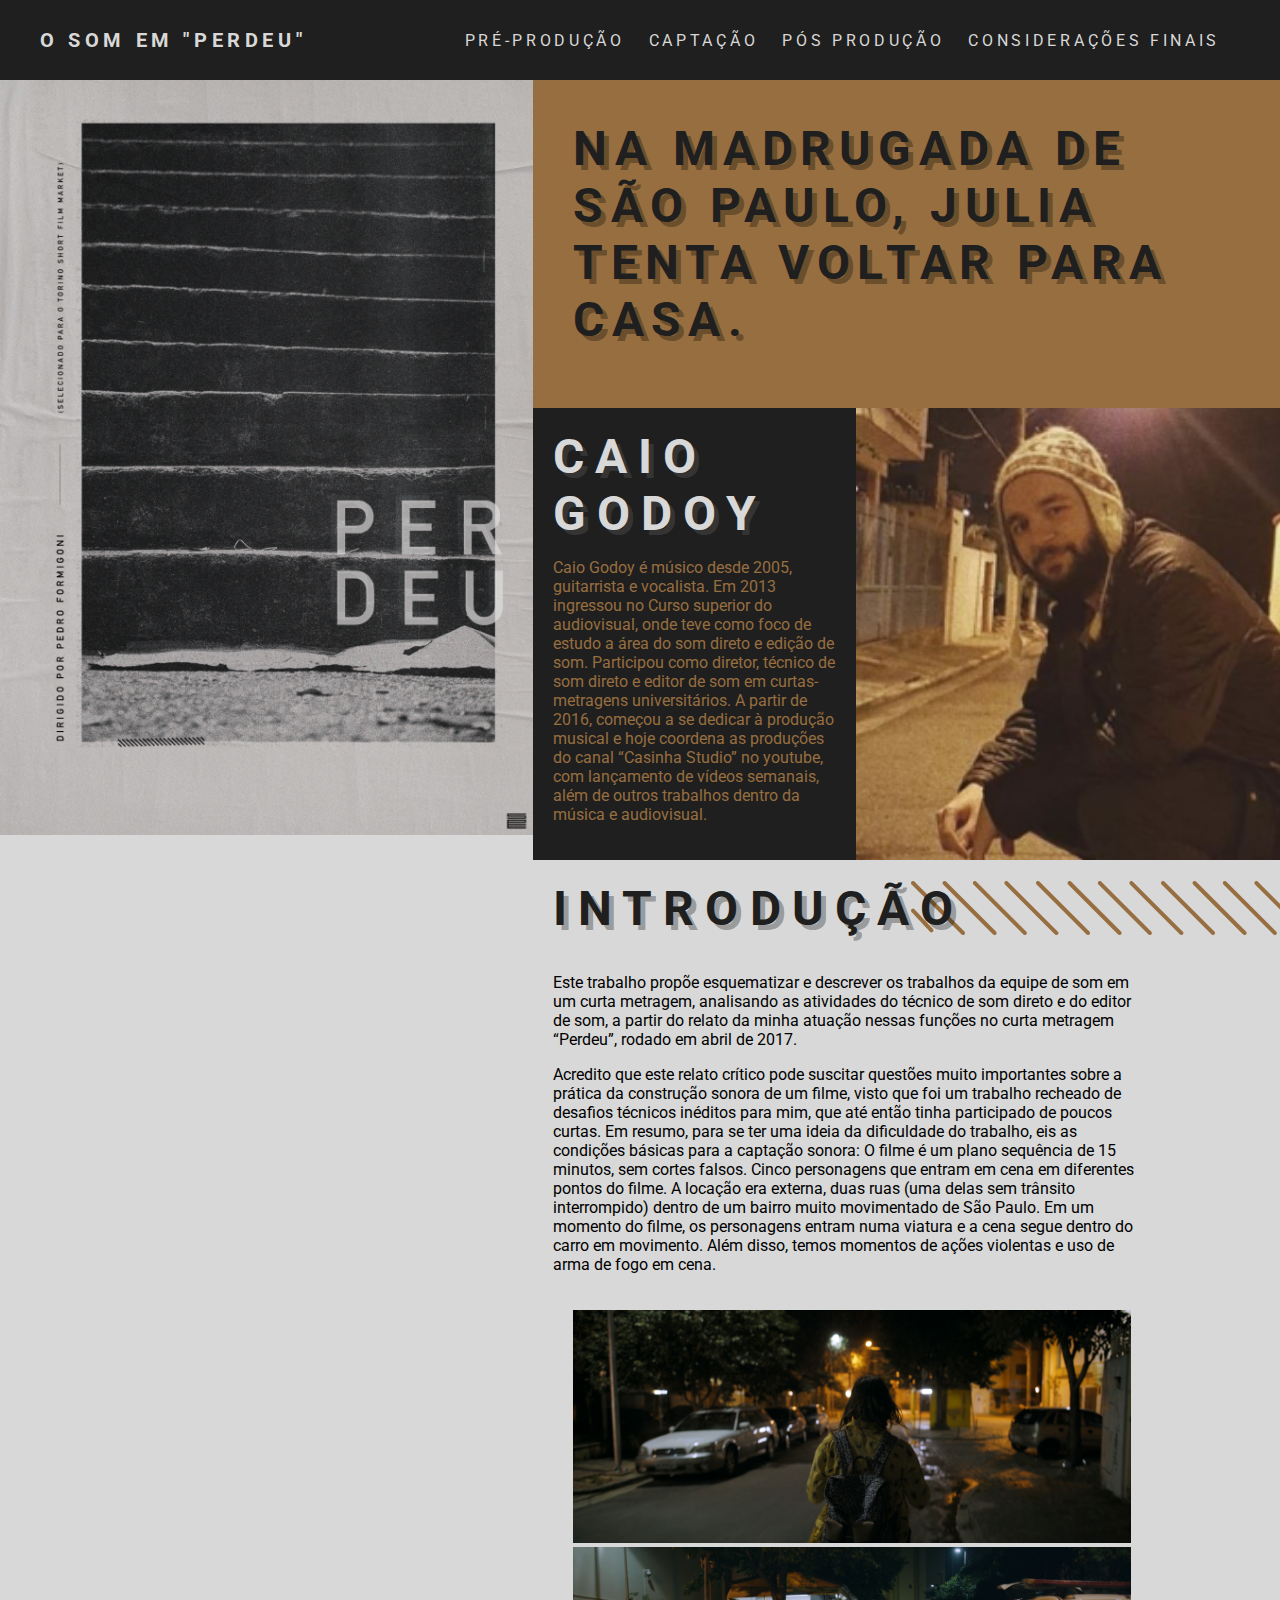
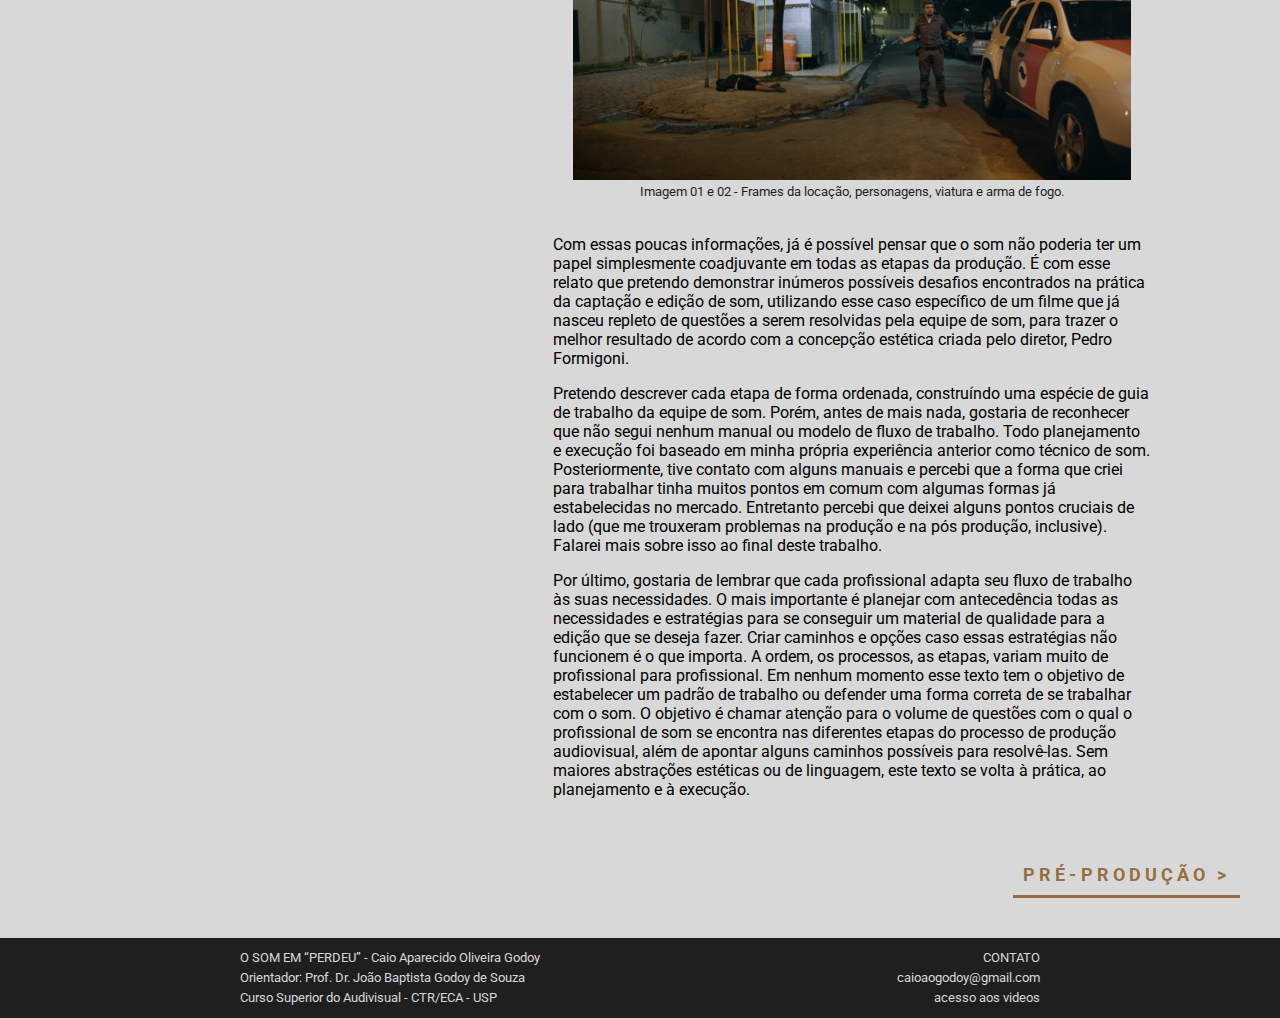
<file: index.html>
<!DOCTYPE html>
<html lang="pt">
<head>
    <meta charset="UTF-8">
    <meta name="viewport" content="width=device-width, initial-scale=1.0">
    <meta http-equiv="X-UA-Compatible" content="ie=edge">
    <title>O som em "perdeu"</title>
    <link rel="stylesheet" href="assets/css/style.css">
    <link href="https://fonts.googleapis.com/css?family=Roboto" rel="stylesheet">

</head>
<body>
    <header>
        <nav class="menu">
            <h1><a href="index.html">O som em "perdeu"</a></h1>
            <div class="menu-nav">
                <ul>
                    <li><a href="assets/pages/pre-producao.html">PRÉ-PRODUÇÃO</a></li>
                    <li><a href="assets/pages/captacao.html">CAPTAÇÃO</a></li>
                    <li><a href="assets/pages/pos-producao.html">PÓS PRODUÇÃO</a></li>
                    <li><a href="assets/pages/consideracoes-finais.html">CONSIDERAÇÕES FINAIS</a></li>
                </ul>
            </div>
        </nav>
    </header>
    <section id="topo">
        <div id="sobre">
            <div class="img-side-left"></div>
            <div class="sobre">
                <div  class="sinopse">
                    <h2>Na madrugada de São Paulo, Julia tenta voltar para casa.</h2>
                </div>
                <div class="about">
                        <div class="about-div">
                            <h2 class="title-about">caio godoy</h2>
                            <p class="about-content">Caio Godoy é músico desde 2005, guitarrista e vocalista. Em 2013 ingressou no Curso superior do audiovisual, onde teve como foco de estudo a área do som direto e edição de som. Participou como diretor, técnico de som direto e editor de som em curtas-metragens universitários. A partir de 2016, começou a se dedicar à produção musical e hoje coordena as produções do canal “Casinha Studio” no youtube, com lançamento de vídeos semanais, além de outros trabalhos dentro da música e audiovisual.</p>
                        </div>
                        <div class="img-caio">
                        </div>
                </div>
                <div class="title">
                    <h2>introdução</h2>
                </div>
                <div class="content-home">
                    <p>Este trabalho propõe esquematizar e descrever os trabalhos da equipe de som em um curta metragem, analisando as atividades do técnico de som direto e do editor de som, a partir do relato da minha atuação nessas funções no curta metragem “Perdeu”, rodado em abril de 2017.</p>               </p>
                    <p>	Acredito que este relato crítico pode suscitar questões muito importantes sobre a prática da construção sonora de um filme, visto que foi um trabalho recheado de desafios técnicos inéditos para mim, que até então tinha participado de poucos curtas. Em resumo, para se ter uma ideia da dificuldade do trabalho, eis as condições básicas para a captação sonora: O filme é um plano sequência de 15 minutos, sem cortes falsos. Cinco personagens que entram em cena em diferentes pontos do filme. A locação era externa, duas ruas (uma delas sem trânsito interrompido) dentro de um bairro muito movimentado de São Paulo. Em um momento do filme, os personagens entram numa viatura e a cena segue dentro do carro em movimento. Além disso, temos momentos de ações violentas e uso de arma de fogo em cena.</p>
                <div class="media-home">
                    <img src="assets/img/intro-02.png" alt="">
                    <img src="assets/img/intro-01.png" alt="">
                    <p>Imagem 01 e 02 - Frames da locação, personagens, viatura e arma de fogo.</p>
                </div>
                <div>
                    <p>Com essas poucas informações, já é possível pensar que o som não poderia ter um papel simplesmente coadjuvante em todas as etapas da produção. É com esse relato que pretendo demonstrar inúmeros possíveis desafios encontrados na prática da captação e edição de som, utilizando esse caso específico de um filme que já nasceu repleto de questões a serem resolvidas pela equipe de som, para trazer o melhor resultado de acordo com a concepção estética criada pelo diretor, Pedro Formigoni.</p>
                    <p>Pretendo descrever cada etapa de forma ordenada, construíndo uma espécie de guia de trabalho da equipe de som. Porém, antes de mais nada, gostaria de reconhecer que não segui nenhum manual ou modelo de fluxo de trabalho. Todo planejamento e execução foi baseado em minha própria experiência anterior como técnico de som. Posteriormente, tive contato com alguns manuais e percebi que a forma que criei para trabalhar tinha muitos pontos em comum com algumas formas já estabelecidas no mercado. Entretanto percebi que deixei alguns pontos cruciais de lado (que me trouxeram problemas na produção e na pós produção, inclusive). Falarei mais sobre isso ao final deste trabalho.</p>
                    <p>Por último, gostaria de lembrar que cada profissional adapta seu fluxo de trabalho às suas necessidades. O mais importante é planejar com antecedência todas as necessidades e estratégias para se conseguir um material de qualidade para a edição que se deseja fazer. Criar caminhos e opções caso essas estratégias não funcionem é o que importa. A ordem, os processos, as etapas, variam muito de profissional para profissional. Em nenhum momento esse texto tem o objetivo de estabelecer um padrão de trabalho ou defender uma forma correta de se trabalhar com o som. O objetivo é chamar atenção para o volume de questões com o qual o profissional de som se encontra nas diferentes etapas do processo de produção audiovisual, além de apontar alguns caminhos possíveis para resolvê-las. Sem maiores abstrações estéticas ou de linguagem, este texto se volta à prática, ao planejamento e à execução.</p>
                </div>
            </div>
            <div>
                <a class="link-next" href="assets/pages/pre-producao.html"> PRÉ-PRODUÇÃO > </a>
            </div>
        </div> 

    </section>

    <footer>
            <div class="info">
                    <div>
                        <ul class="info-tecnica">
                            <li>O SOM EM “PERDEU” - Caio Aparecido Oliveira Godoy</li>
                            <li>Orientador: Prof. Dr. João Baptista Godoy de Souza</li>
                            <li>Curso Superior do Audivisual - CTR/ECA - USP</li>
                        </ul>
                    </div>
                    <div>
                        <ul class="info-contato">
                            <li>CONTATO</li>
                            <li><a href="mailto:caioaogodoy@gmail.com">caioaogodoy@gmail.com</a></li>
                            <li><a href="">acesso aos videos</a></li>
                        </ul>
                    </div>
                </nav>
    </footer>
</body>
</html>
</file>
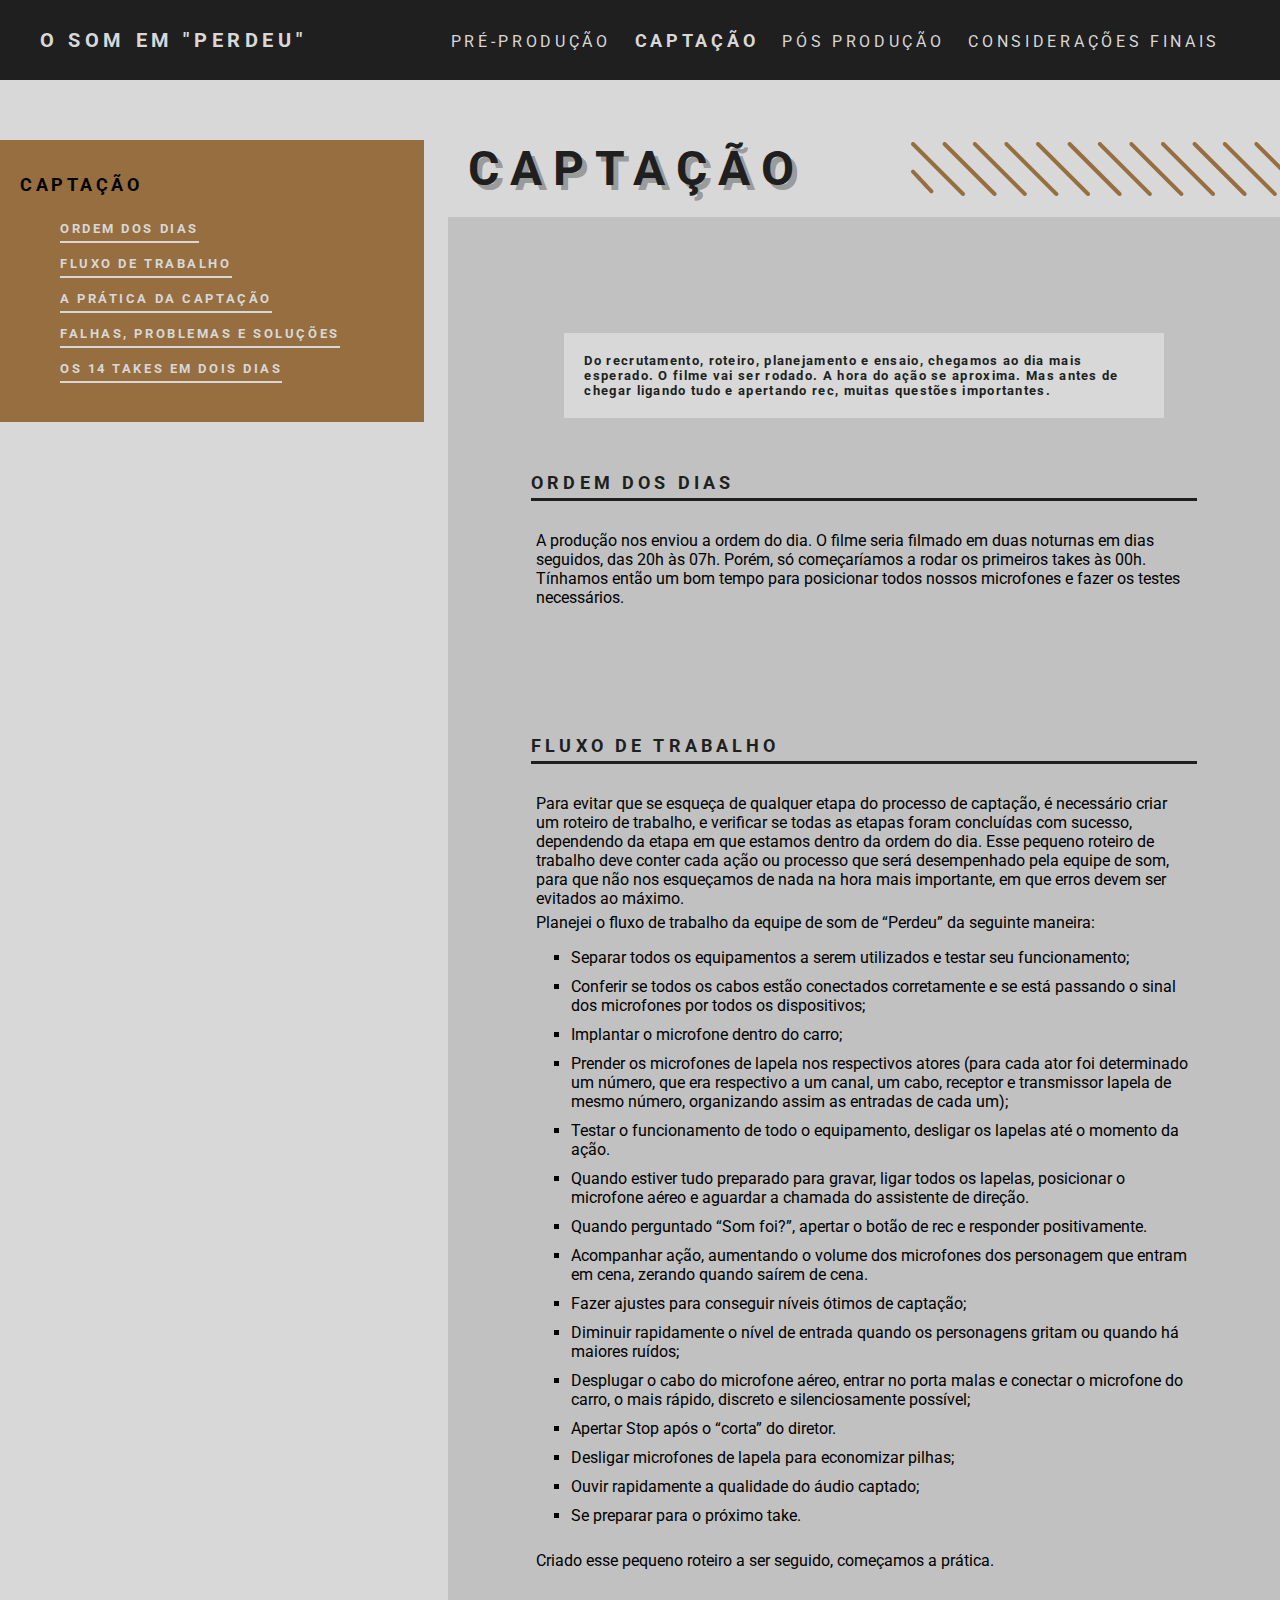
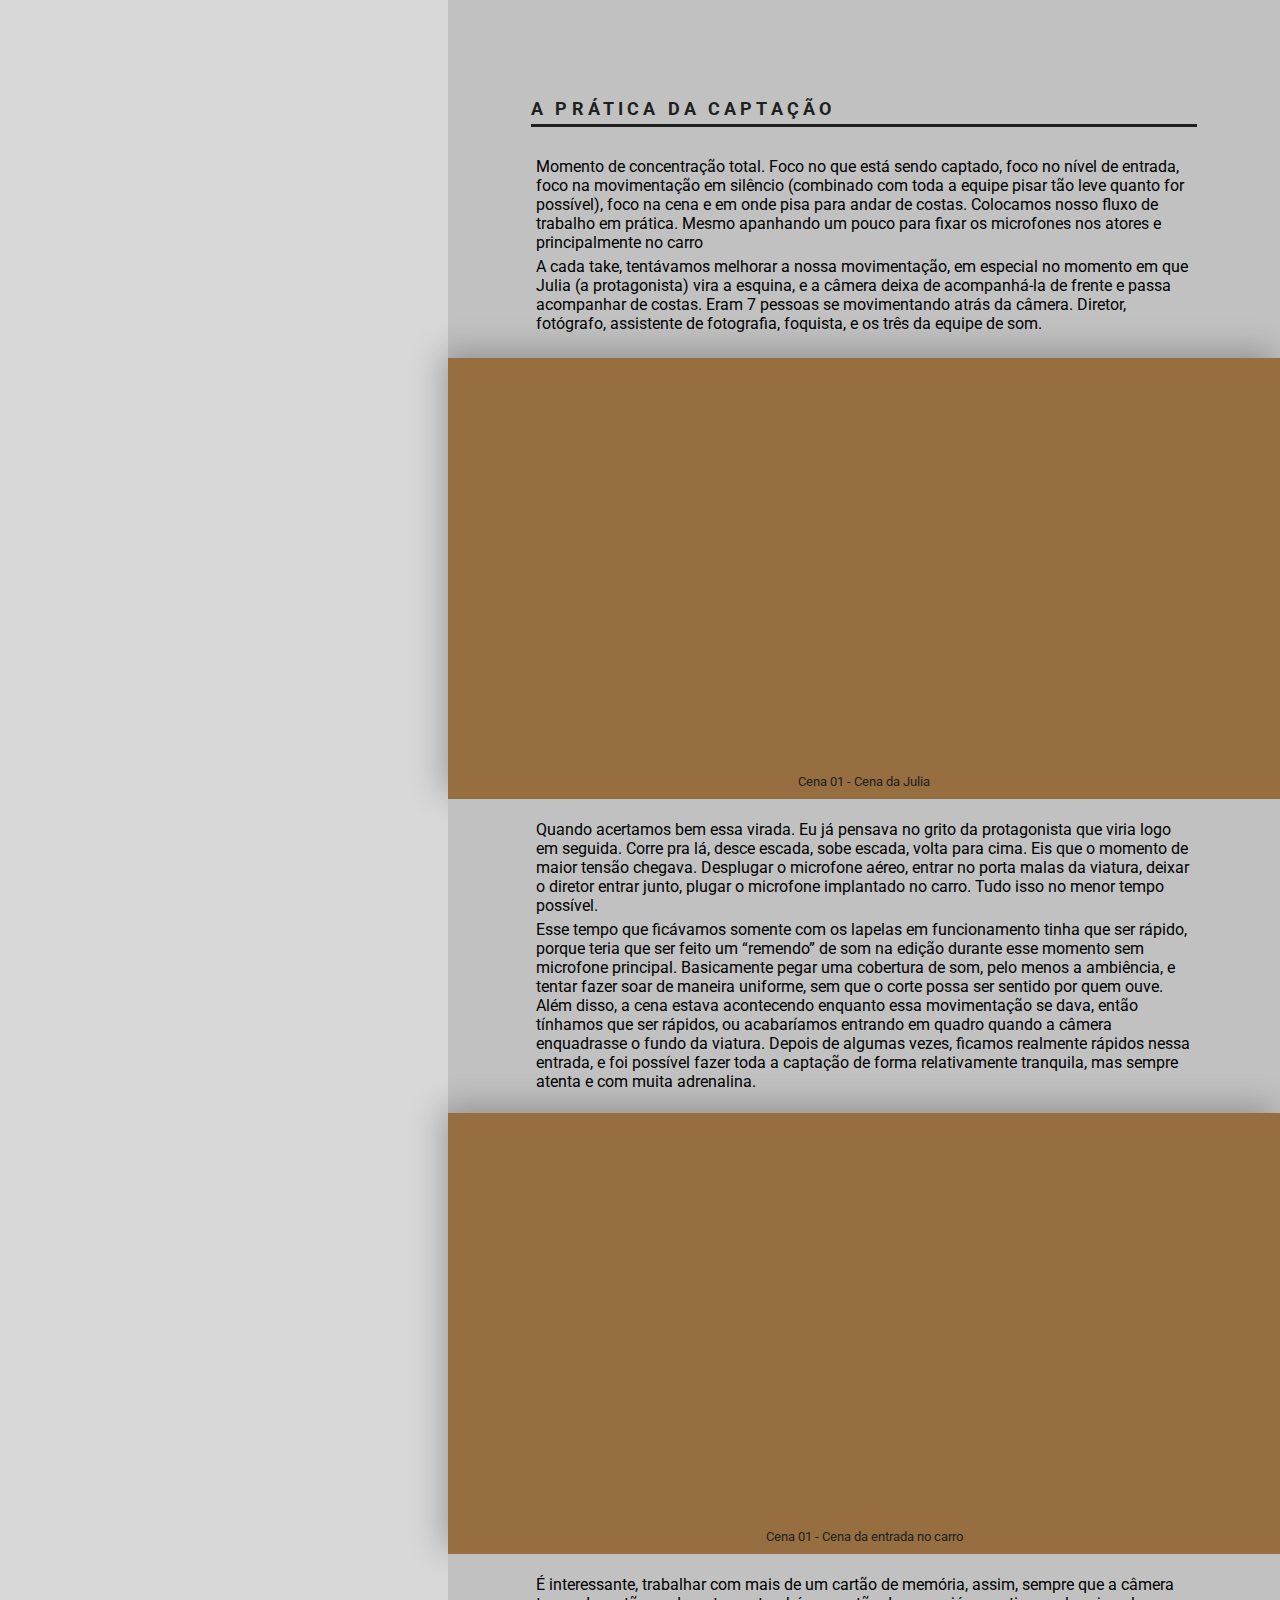
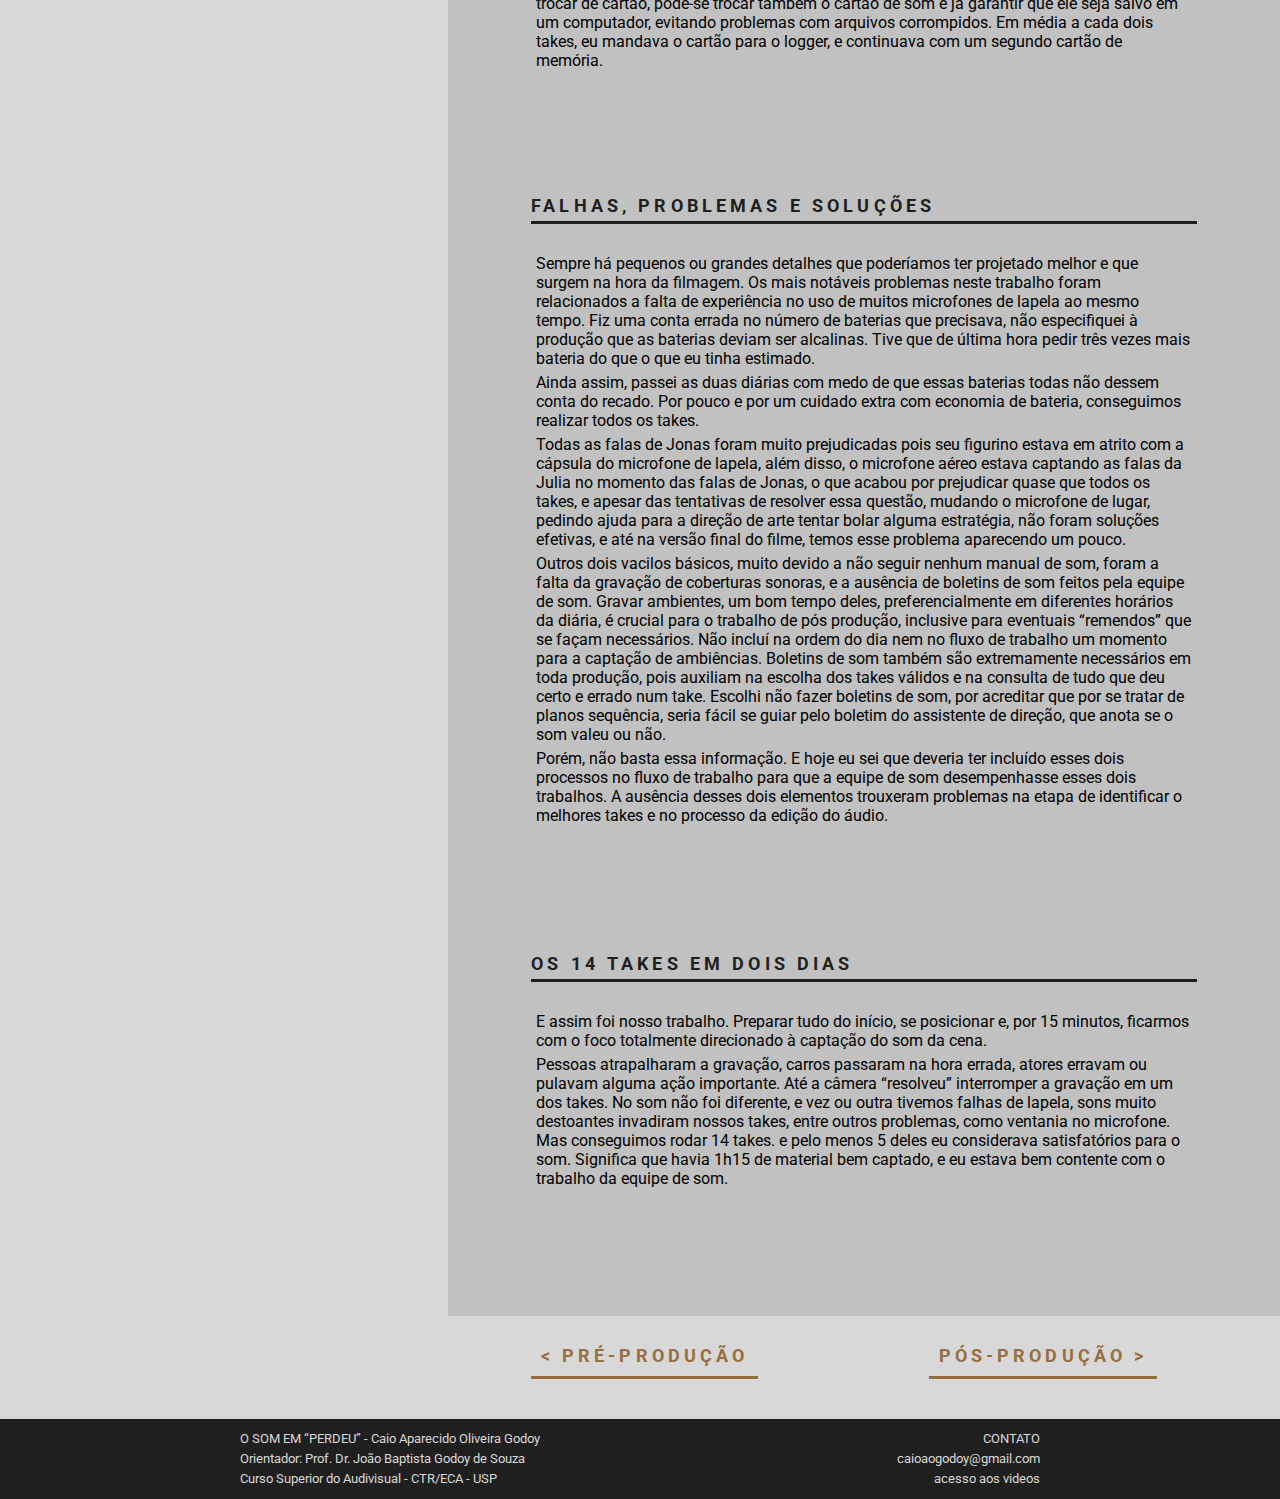
<file: assets/pages/captacao.html>
<!DOCTYPE html>
<html lang="pt">
<head>
    <meta charset="UTF-8">
    <meta name="viewport" content="width=device-width, initial-scale=1.0">
    <meta http-equiv="X-UA-Compatible" content="ie=edge">
    <title>O som em "perdeu" - Captação</title>
    <link rel="stylesheet" href="../css/style.css">
    <link rel="stylesheet" href="../css/others.css">
    <link href="https://fonts.googleapis.com/css?family=Roboto" rel="stylesheet">

</head>
<body>
    <header>
        <nav class="menu">
            <h1><a href="../../index.html">O som em "perdeu"</a></h1>
            <div class="menu-nav">
                <ul>
                    <li><a href="pre-producao.html">PRÉ-PRODUÇÃO</a></li>
                    <li><a class="menu-atual" href="captacao.html">CAPTAÇÃO</a></li>
                    <li><a href="pos-producao.html">PÓS PRODUÇÃO</a></li>
                    <li><a href="consideracoes-finais.html">CONSIDERAÇÕES FINAIS</a></li>
                </ul>
            </div>
        </nav>
    </header>
    <aside class="menu-lateral">
        <h2>CAPTAÇÃO</h2>
        <ul>
            <li><a href="#ordem">Ordem dos dias</a></li>
            <li><a href="#fluxo">Fluxo de trabalho</a></li>
            <li><a href="#pratica">A prática da captação</a></li>
            <li><a href="#falhas">Falhas, Problemas e soluções</a></li>
            <li><a href="#takes">Os 14 takes em dois dias</a></li>
        </ul>
    </aside>
    <div class="container">
        <div class="content-others">
            <div class="title-others">
                <h2 class="title-1-others">CAPTAÇÃO</h2>
            </div>
            
            <article id="ordem">
                <div  class="subtitle-others">
                    <p>Do recrutamento, roteiro, planejamento e ensaio, chegamos ao dia mais esperado. O filme vai ser rodado. A hora do ação se aproxima. Mas antes de chegar ligando tudo e apertando rec, muitas questões importantes.</p>
                    <h3>Ordem dos dias</h3>
                </div>
                <p>A produção nos enviou a ordem do dia. O filme seria filmado em duas noturnas em dias seguidos, das 20h às 07h. Porém, só começaríamos a rodar os primeiros takes às 00h. Tínhamos então um bom tempo para posicionar todos nossos microfones e fazer os testes necessários.</p>
            </article>

            <article id="fluxo">
                <div  class="subtitle-others">
                    <h3>Fluxo de trabalho</h3>
                </div>
                <p>Para evitar que se esqueça de qualquer etapa do processo de captação, é necessário criar um roteiro de trabalho, e verificar se todas as etapas foram concluídas com sucesso, dependendo da etapa em que estamos dentro da ordem do dia. Esse pequeno roteiro de trabalho deve conter cada ação ou processo que será desempenhado pela equipe de som, para que não nos esqueçamos de nada na hora mais importante, em que erros devem ser evitados ao máximo.</p>
                <p>Planejei o fluxo de trabalho da equipe de som de “Perdeu” da seguinte maneira:</p>
                <ul>
                    <li>Separar todos os equipamentos a serem utilizados e testar seu funcionamento;</li>
                    <li>Conferir se todos os cabos estão conectados corretamente e se está passando o sinal dos microfones por todos os dispositivos;</li>
                    <li>Implantar o microfone dentro do carro;</li>
                    <li>Prender os microfones de lapela nos respectivos atores (para cada ator foi determinado um número, que era respectivo a um canal, um cabo, receptor e transmissor lapela de mesmo número, organizando assim as entradas de cada um);</li>
                    <li>Testar o funcionamento de todo o equipamento, desligar os lapelas até o momento da ação.</li>
                    <li>Quando estiver tudo preparado para gravar, ligar todos os lapelas, posicionar o microfone aéreo e aguardar a chamada do assistente de direção.</li>
                    <li>Quando perguntado “Som foi?”, apertar o botão de rec e responder positivamente.</li>
                    <li>Acompanhar ação, aumentando o volume dos microfones dos personagem que entram em cena, zerando quando saírem de cena.</li>
                    <li>Fazer ajustes para conseguir níveis ótimos de captação;</li>
                    <li>Diminuir rapidamente o nível de entrada quando os personagens gritam ou quando há maiores ruídos;</li>
                    <li>Desplugar o cabo do microfone aéreo, entrar no porta malas e conectar o microfone do carro, o mais rápido, discreto e silenciosamente possível;</li>
                    <li>Apertar Stop após o “corta” do diretor.</li>
                    <li>Desligar microfones de lapela para economizar pilhas;</li>
                    <li>Ouvir rapidamente a qualidade do áudio captado;</li>
                    <li>Se preparar para o próximo take.</li>
                </ul>
                <p>Criado esse pequeno roteiro a ser seguido, começamos a prática.</p>
            </article>

            <article id="pratica">
                <div  class="subtitle-others">
                    <h3>‎A prática da captação</h3>
                </div>
                <p>Momento de concentração total. Foco no que está sendo captado, foco no nível de entrada, foco na movimentação em silêncio (combinado com toda a equipe pisar tão leve quanto for possível), foco na cena e em onde pisa para andar de costas. Colocamos nosso fluxo de trabalho em prática. Mesmo apanhando um pouco para fixar os microfones nos atores e principalmente no carro</p>
                <p>A cada take, tentávamos melhorar a nossa movimentação, em especial no momento em que Julia (a protagonista) vira a esquina, e a câmera deixa de acompanhá-la de frente e passa acompanhar de costas. Eram 7 pessoas se movimentando atrás da câmera. Diretor, fotógrafo, assistente de fotografia, foquista, e os três da equipe de som. </p>
            </article>

            <section class="media">
                    <iframe src="https://player.vimeo.com/video/296137165" width="640" height="360" frameborder="0" webkitallowfullscreen mozallowfullscreen allowfullscreen></iframe>
                    <p>Cena 01 - Cena da Julia</p>
            </section>

            <article class="article-interno">
                    <p>Quando acertamos bem essa virada. Eu já pensava no grito da protagonista que viria logo em seguida. Corre pra lá, desce escada, sobe escada, volta para cima. Eis que o momento de maior tensão chegava. Desplugar o microfone aéreo, entrar no porta malas da viatura, deixar o diretor entrar junto, plugar o microfone implantado no carro. Tudo isso no menor tempo possível.</p>
                    <p>Esse tempo que ficávamos somente com os lapelas em funcionamento tinha que ser rápido, porque teria que ser feito um “remendo” de som na edição durante esse momento sem microfone principal. Basicamente pegar uma cobertura de som, pelo menos a ambiência, e tentar fazer soar de maneira uniforme, sem que o corte possa ser sentido por quem ouve. Além disso, a cena estava acontecendo enquanto essa movimentação se dava, então tínhamos que ser rápidos, ou acabaríamos entrando em quadro quando a câmera enquadrasse o fundo da viatura. Depois de algumas vezes, ficamos realmente rápidos nessa entrada, e foi possível fazer toda a captação de forma relativamente tranquila, mas sempre atenta e com muita adrenalina.</p>
            </article>

            <section class="media">
                    <iframe src="https://player.vimeo.com/video/296137074" width="640" height="360" frameborder="0" webkitallowfullscreen mozallowfullscreen allowfullscreen></iframe>
                    <p>Cena 01 - Cena da entrada no carro</p>
            </section>

            <article class="article-interno">
                <p>É interessante, trabalhar com mais de um cartão de memória, assim, sempre que a câmera trocar de cartão, pode-se trocar também o cartão de som e já garantir que ele seja salvo em um computador, evitando problemas com arquivos corrompidos. Em média a cada dois takes, eu mandava o cartão para o logger, e continuava com um segundo cartão de memória.</p>
            </article>

            <article id="falhas">
                <div  class="subtitle-others">
                    <h3>‎‎Falhas, Problemas e soluções</h3>
                </div>
                <p>Sempre há pequenos ou grandes detalhes que poderíamos ter projetado melhor e que surgem na hora da filmagem. Os mais notáveis problemas neste trabalho foram relacionados a falta de experiência no uso de muitos microfones de lapela ao mesmo tempo. Fiz uma conta errada no número de baterias que precisava, não especifiquei à produção que as baterias deviam ser alcalinas. Tive que de última hora pedir três vezes mais bateria do que o que eu tinha estimado.</p>
                <p>Ainda assim, passei as duas diárias com medo de que essas baterias todas não dessem conta do recado. Por pouco e por um cuidado extra com economia de bateria, conseguimos realizar todos os takes.</p>
                <p>Todas as falas de Jonas foram muito prejudicadas pois seu figurino estava em atrito com a cápsula do microfone de lapela, além disso, o microfone aéreo estava captando as falas da Julia no momento das falas de Jonas, o que acabou por prejudicar quase que todos os takes, e apesar das tentativas de resolver essa questão, mudando o microfone de lugar, pedindo ajuda para a direção de arte tentar bolar alguma estratégia, não foram soluções efetivas, e até na versão final do filme, temos esse problema aparecendo um pouco.</p>
                <p>Outros dois vacilos básicos, muito devido a não seguir nenhum manual de som, foram a falta da gravação de coberturas sonoras, e a ausência de boletins de som feitos pela equipe de som. Gravar ambientes, um bom tempo deles, preferencialmente em diferentes horários da diária, é crucial para o trabalho de pós produção, inclusive para eventuais “remendos” que se façam necessários. Não incluí na ordem do dia nem no fluxo de trabalho um momento para a captação de ambiências. Boletins de som também são extremamente necessários em toda produção, pois auxiliam na escolha dos takes válidos e na consulta de tudo que deu certo e errado num take. Escolhi não fazer boletins de som, por acreditar que por se tratar de planos sequência, seria fácil se guiar pelo boletim do assistente de direção, que anota se o som valeu ou não.</p>
                <p>Porém, não basta essa informação. E hoje eu sei que deveria ter incluído esses dois processos no fluxo de trabalho para que a equipe de som desempenhasse esses dois trabalhos. A ausência desses dois elementos trouxeram problemas na etapa de identificar o melhores takes e no processo da edição do áudio.</p>
            </article>

            <article>
                <div class="subtitle-others">
                    <h3 id="takes">‎‎Os 14 takes em dois dias</h3>
                </div>
                <p>E assim foi nosso trabalho. Preparar tudo do início, se posicionar e, por 15 minutos, ficarmos com o foco totalmente direcionado à captação do som da cena.</p>
                <p>Pessoas atrapalharam a gravação, carros passaram na hora errada, atores erravam ou pulavam alguma ação importante. Até a câmera “resolveu” interromper a gravação em um dos takes. No som não foi diferente, e vez ou outra tivemos falhas de lapela, sons muito destoantes invadiram nossos takes, entre outros problemas, como ventania no microfone. Mas conseguimos rodar 14 takes. e pelo menos 5 deles eu considerava satisfatórios para o som. Significa que havia 1h15 de material bem captado, e eu estava bem contente com o trabalho da equipe de som.</p>
            </article>

            <article>
                <a class="link-previous" href="pre-producao.html"> < PRÉ-PRODUÇÃO </a>
                <a class="link-next" href="pos-producao.html"> PÓS-PRODUÇÃO > </a>
            </article>   
            
        </div>    
    </div>
    <footer>
        <div class="info">
                <div>
                    <ul class="info-tecnica">
                        <li>O SOM EM “PERDEU” - Caio Aparecido Oliveira Godoy</li>
                        <li>Orientador: Prof. Dr. João Baptista Godoy de Souza</li>
                        <li>Curso Superior do Audivisual - CTR/ECA - USP</li>
                    </ul>
                </div>
                <div>
                    <ul class="info-contato">
                        <li>CONTATO</li>
                        <li><a href="mailto:caioaogodoy@gmail.com">caioaogodoy@gmail.com</a></li>
                        <li><a href="">acesso aos videos</a></li>
                    </ul>
                </div>
            </nav>
    </footer>

</body>
</html>
</file>
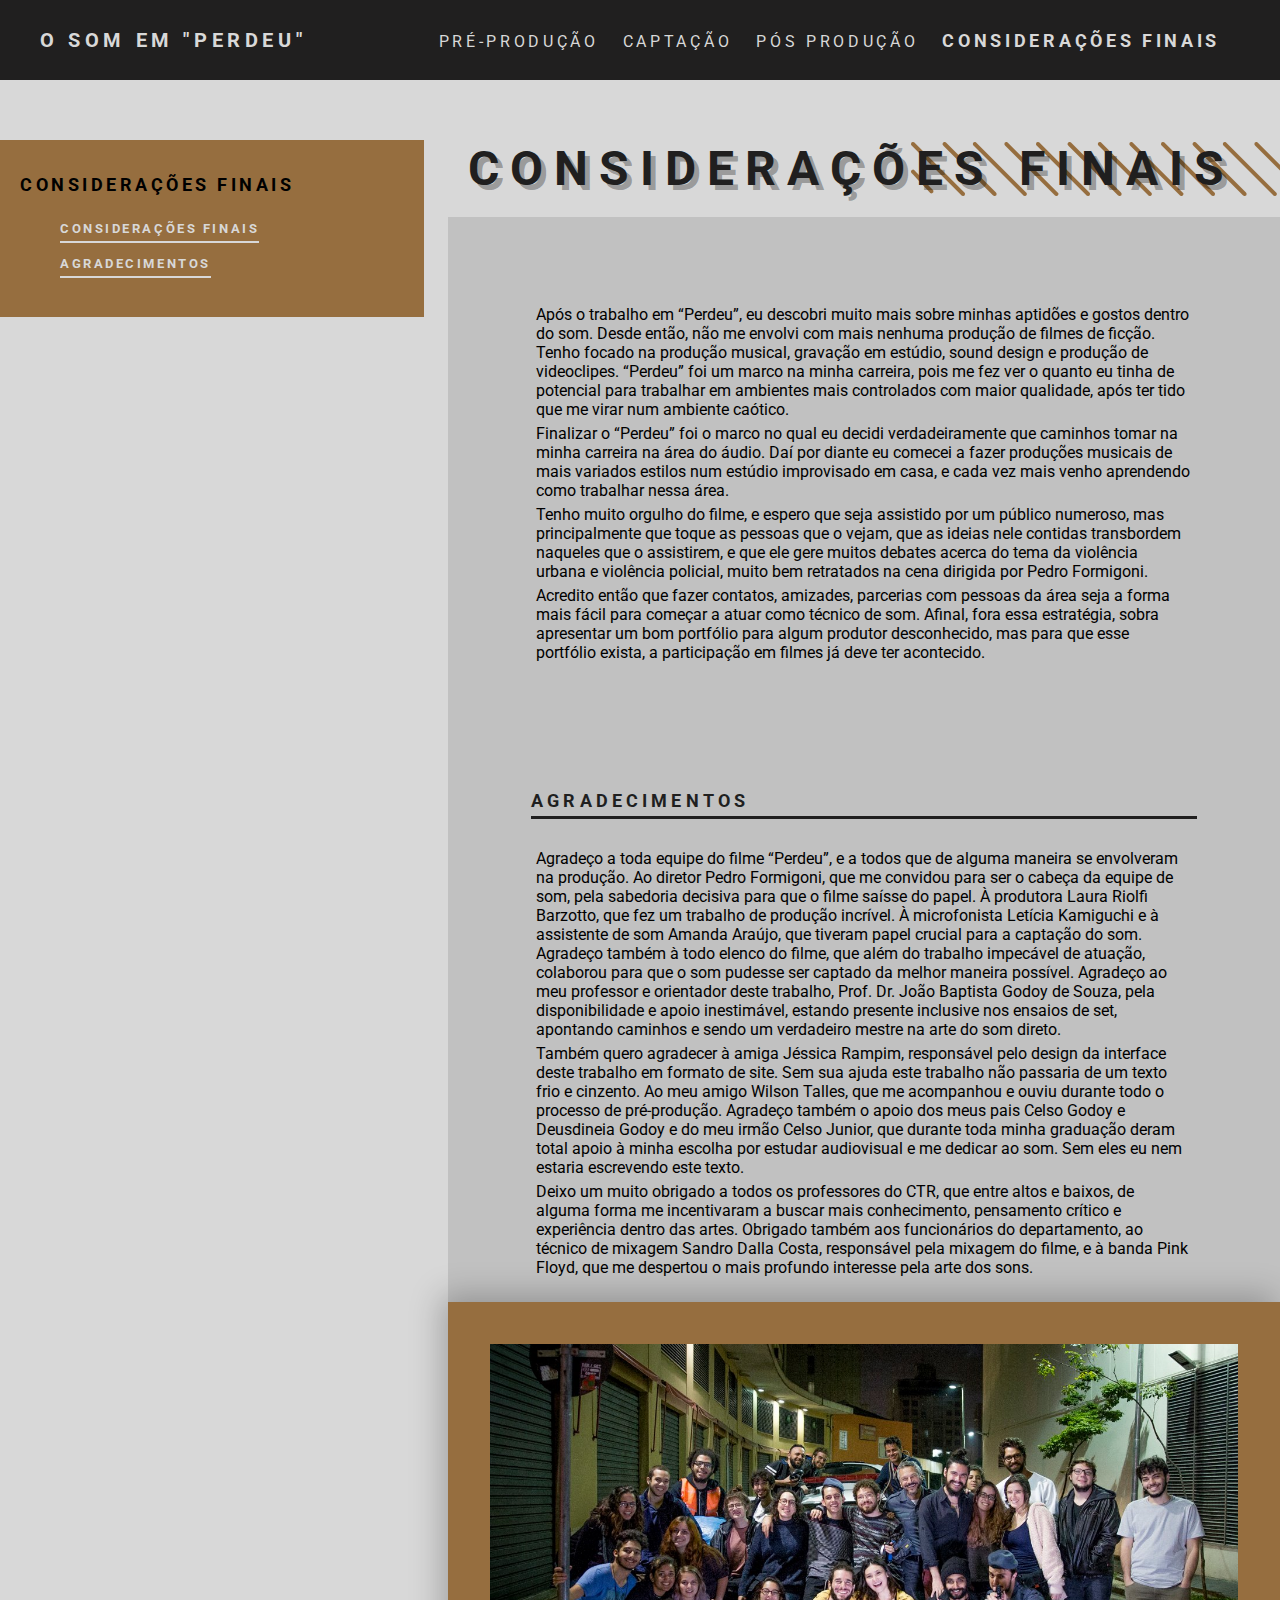
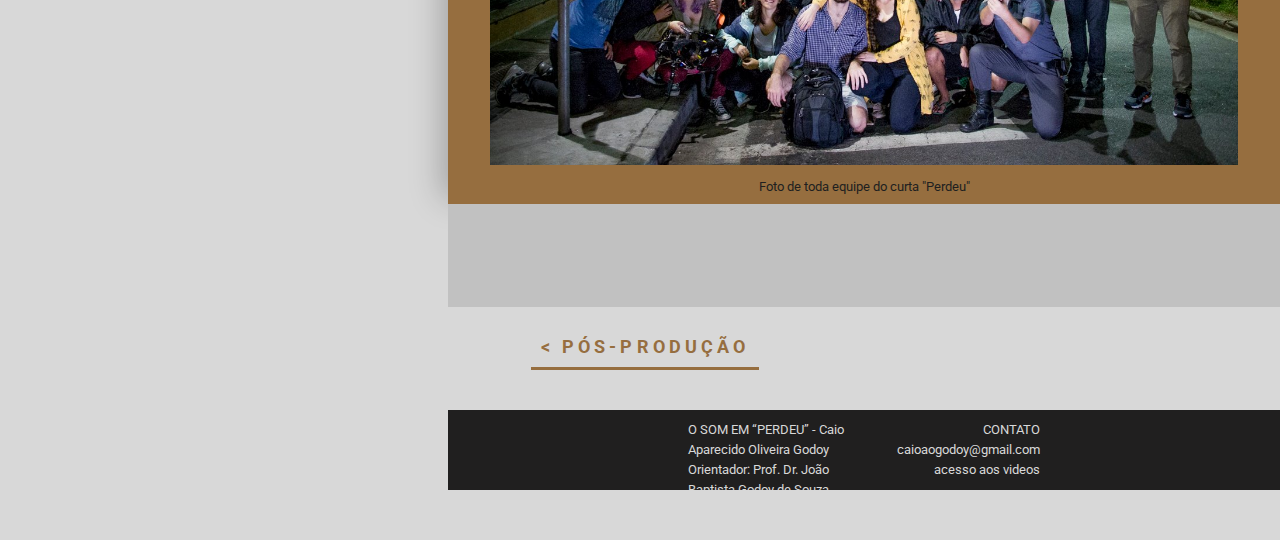
<file: assets/pages/consideracoes-finais.html>
<!DOCTYPE html>
<html lang="pt">
<head>
    <meta charset="UTF-8">
    <meta name="viewport" content="width=device-width, initial-scale=1.0">
    <meta http-equiv="X-UA-Compatible" content="ie=edge">
    <title>O som em "perdeu"</title>
    <link rel="stylesheet" href="../css/style.css">
    <link rel="stylesheet" href="../css/others.css">
    <link href="https://fonts.googleapis.com/css?family=Roboto" rel="stylesheet">

</head>
<body>
    <header>
        <nav class="menu">
            <h1><a href="../../index.html">O som em "perdeu"</a></h1>
            <div class="menu-nav">
                <ul>
                    <li><a href="pre-producao.html">PRÉ-PRODUÇÃO</a></li>
                    <li><a href="captacao.html">CAPTAÇÃO</a></li>
                    <li><a href="pos-producao.html">PÓS PRODUÇÃO</a></li>
                    <li><a class="menu-atual" href="consideracoes-finais.html">CONSIDERAÇÕES FINAIS</a></li>
                </ul>
            </div>
        </nav>
    </header>

    <aside class="menu-lateral">
            <h2>CONSIDERAÇÕES FINAIS</h2>
            <ul>
                <li><a href="#consideracoes-finais">CONSIDERAÇÕES FINAIS</a></li>
                <li><a href="#agradecimentos">AGRADECIMENTOS</a></li>
            </ul>
    </aside>
    
    <div class="container">
        <div class="content-others">
            <div class="title-others">
                <h2 class="title-1-others">CONSIDERAÇÕES FINAIS</h2>
            </div>
            <article id="consideracoes-finais">
                <div  class="subtitle-others">
                </div>
                <p>Após o trabalho em “Perdeu”, eu descobri muito mais sobre minhas aptidões e gostos dentro do som. Desde então, não me envolvi com mais nenhuma produção de filmes de ficção. Tenho focado na produção musical, gravação em estúdio, sound design e produção de videoclipes. “Perdeu” foi um marco na minha carreira, pois me fez ver o quanto eu tinha de potencial para trabalhar em ambientes mais controlados com maior qualidade, após ter tido que me virar num ambiente caótico. </p>
                <p>Finalizar o “Perdeu” foi o marco no qual eu decidi verdadeiramente que caminhos tomar na minha carreira na área do áudio. Daí por diante eu comecei a fazer produções musicais de mais variados estilos num estúdio improvisado em casa, e cada vez mais venho aprendendo como trabalhar nessa área.</p>
                <p>Tenho muito orgulho do filme, e espero que seja assistido por um público numeroso, mas principalmente que toque as pessoas que o vejam, que as ideias nele contidas transbordem naqueles que o assistirem, e que ele gere muitos debates acerca do tema da violência urbana e violência policial, muito bem retratados na cena dirigida por Pedro Formigoni.</p>
                <p>Acredito então que fazer contatos, amizades, parcerias com pessoas da área seja a forma mais fácil para começar a atuar como técnico de som. Afinal, fora essa estratégia, sobra apresentar um bom portfólio para algum produtor desconhecido, mas para que esse portfólio exista, a participação em filmes já deve ter acontecido.</p>
            </article>

            <article id="agradecimentos">
                <div  class="subtitle-others">
                    <h3>agradecimentos</h3>
                </div>
                <p>Agradeço a toda equipe do filme “Perdeu”, e a todos que de alguma maneira se envolveram na produção. Ao diretor Pedro Formigoni, que me convidou para ser o cabeça da equipe de som, pela sabedoria decisiva para que o filme saísse do papel. À produtora Laura Riolfi Barzotto, que fez um trabalho de produção incrível. À microfonista Letícia Kamiguchi e à assistente de som Amanda Araújo, que tiveram papel crucial para a captação do som. Agradeço também à todo elenco do filme, que além do trabalho impecável de atuação, colaborou para que o som pudesse ser captado da melhor maneira possível. Agradeço ao meu professor e orientador deste trabalho, Prof. Dr. João Baptista Godoy de Souza, pela disponibilidade e apoio inestimável, estando presente inclusive nos ensaios de set, apontando caminhos e sendo um verdadeiro mestre na arte do som direto.</p>
                <p>Também quero agradecer à amiga Jéssica Rampim, responsável pelo design da interface deste trabalho em formato de site. Sem sua ajuda este trabalho não passaria de um texto frio e cinzento. Ao meu amigo Wilson Talles, que me acompanhou e ouviu durante todo o processo de pré-produção. Agradeço também o apoio dos meus pais Celso Godoy e Deusdineia Godoy e do meu irmão Celso Junior, que durante toda minha graduação deram total apoio à minha escolha por estudar audiovisual e me dedicar ao som. Sem eles eu nem estaria escrevendo este texto.</p>
                <p>Deixo um muito obrigado a todos os professores do CTR, que entre altos e baixos, de alguma forma me incentivaram a buscar mais conhecimento, pensamento crítico e experiência dentro das artes. Obrigado também aos funcionários do departamento, ao técnico de mixagem Sandro Dalla Costa, responsável pela mixagem do filme, e à banda Pink Floyd, que me despertou o mais profundo interesse pela arte dos sons.</p>
            </article>

        <section class="media">
                <img src="../img/equipe.jpg" alt="decupagem">
                <p>Foto de toda equipe do curta "Perdeu"</p>
        </section>
        <article>
            <a class="link-previous" href="pos-producao.html"> < PÓS-PRODUÇÃO </a>
        </article>

        

        
    </div>    
    <footer>
        <div class="info">
                <div>
                    <ul class="info-tecnica">
                        <li>O SOM EM “PERDEU” - Caio Aparecido Oliveira Godoy</li>
                        <li>Orientador: Prof. Dr. João Baptista Godoy de Souza</li>
                        <li>Curso Superior do Audivisual - CTR/ECA - USP</li>
                    </ul>
                </div>
                <div>
                    <ul class="info-contato">
                        <li>CONTATO</li>
                        <li><a href="mailto:caioaogodoy@gmail.com">caioaogodoy@gmail.com</a></li>
                        <li><a href="">acesso aos videos</a></li>
                    </ul>
                </div>
            </nav>
    </footer>
</body>
</html>
</file>
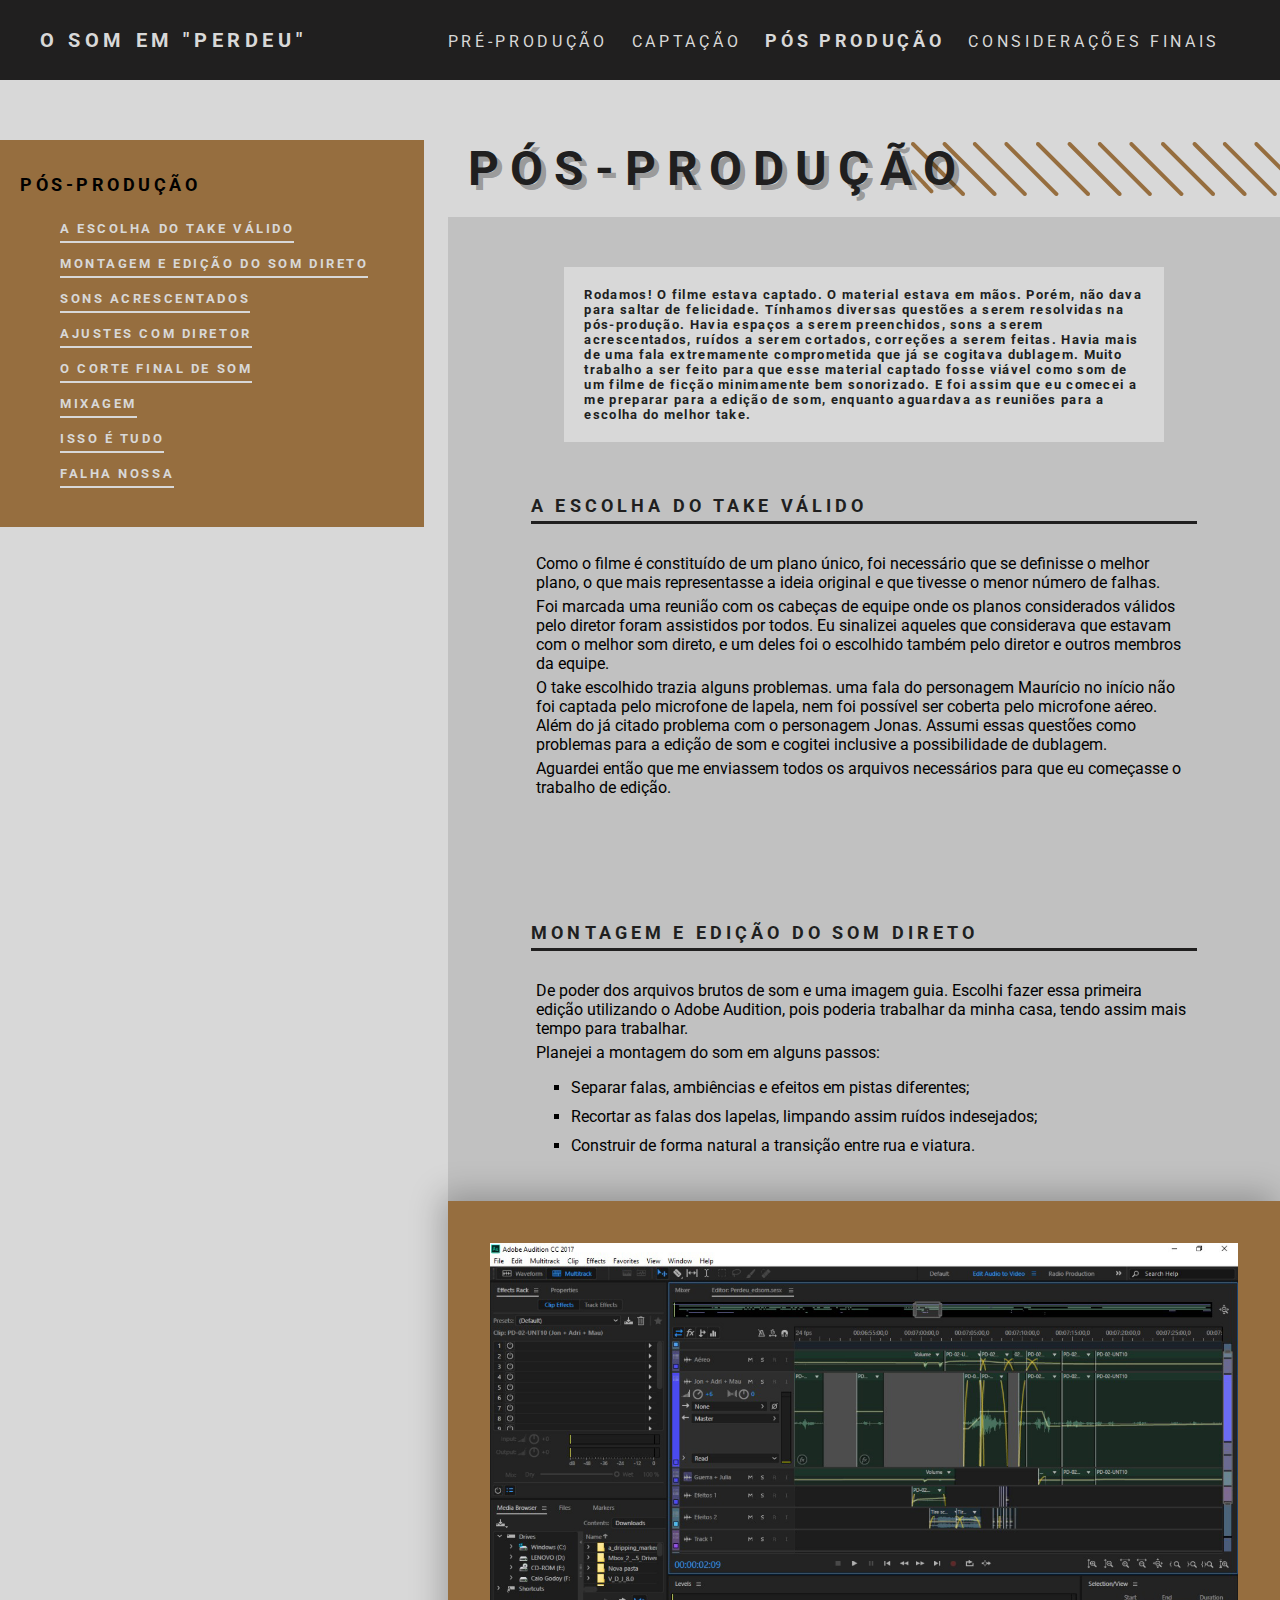
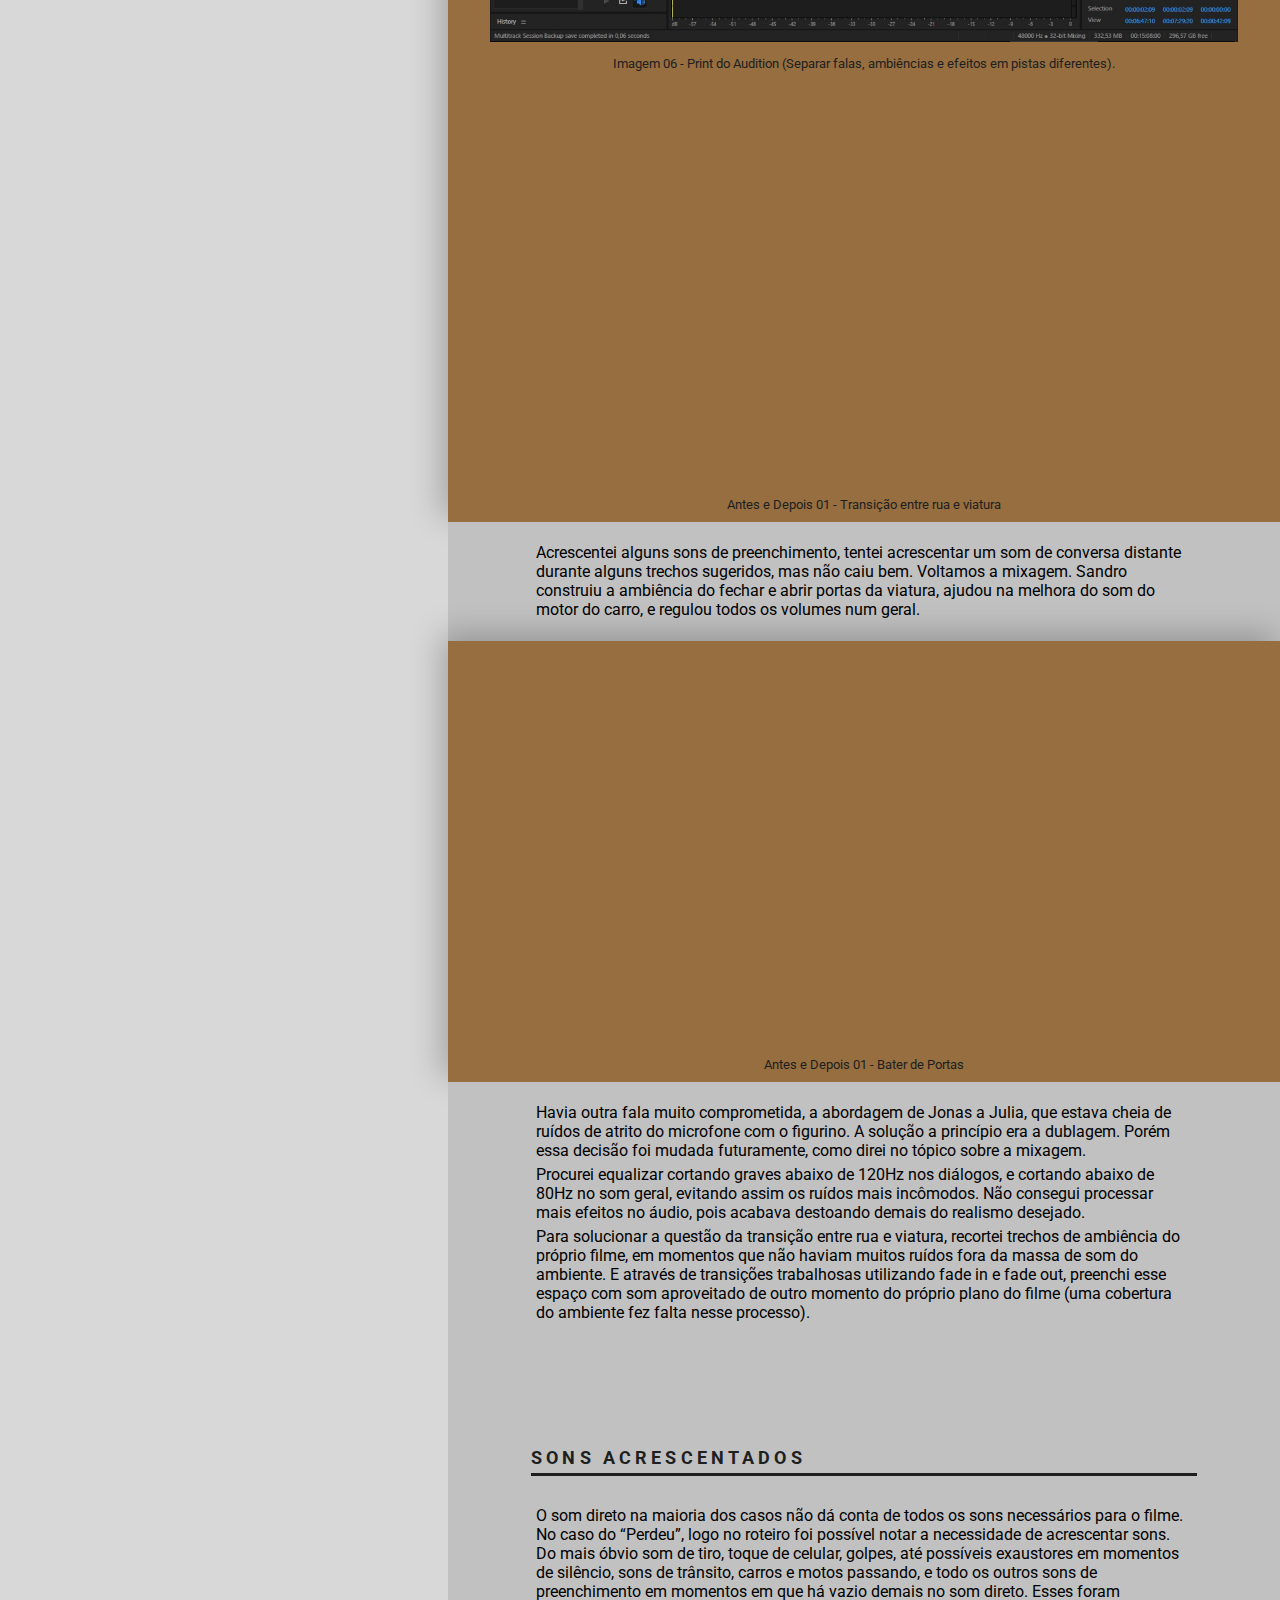
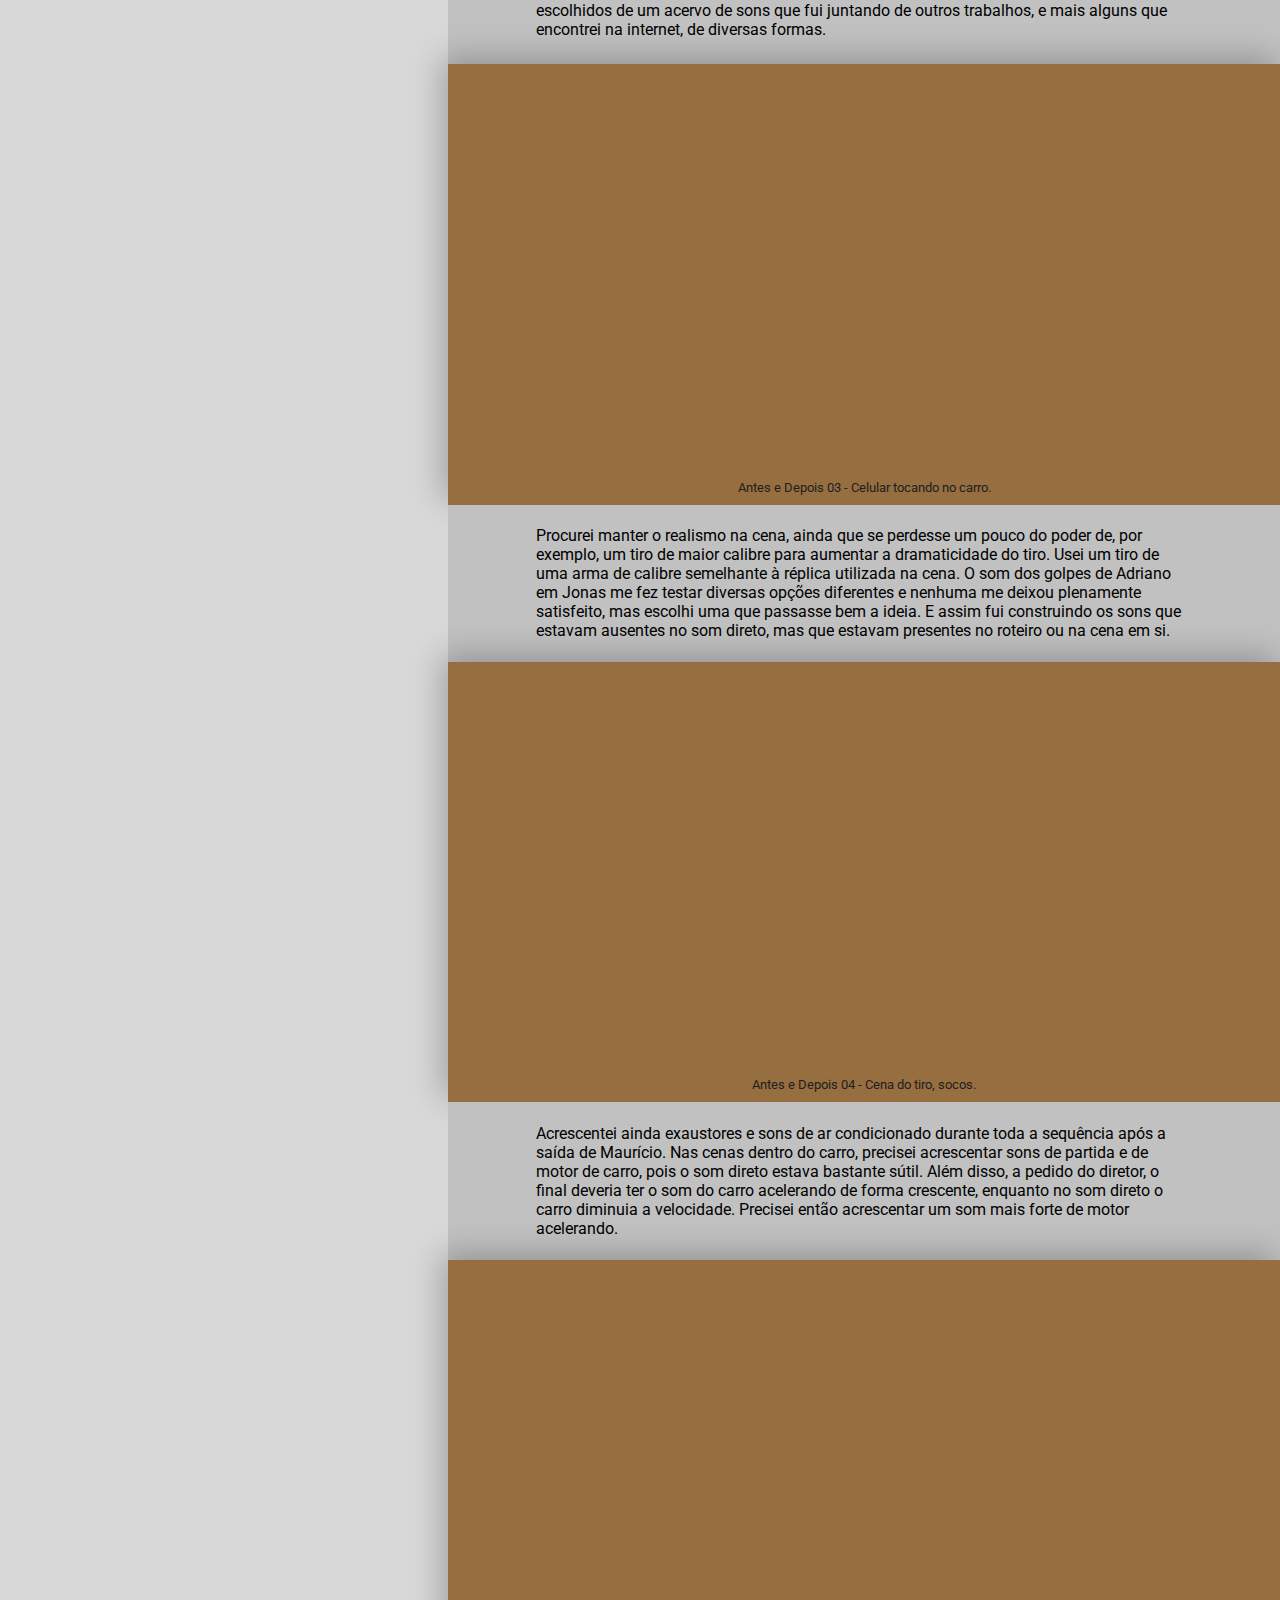
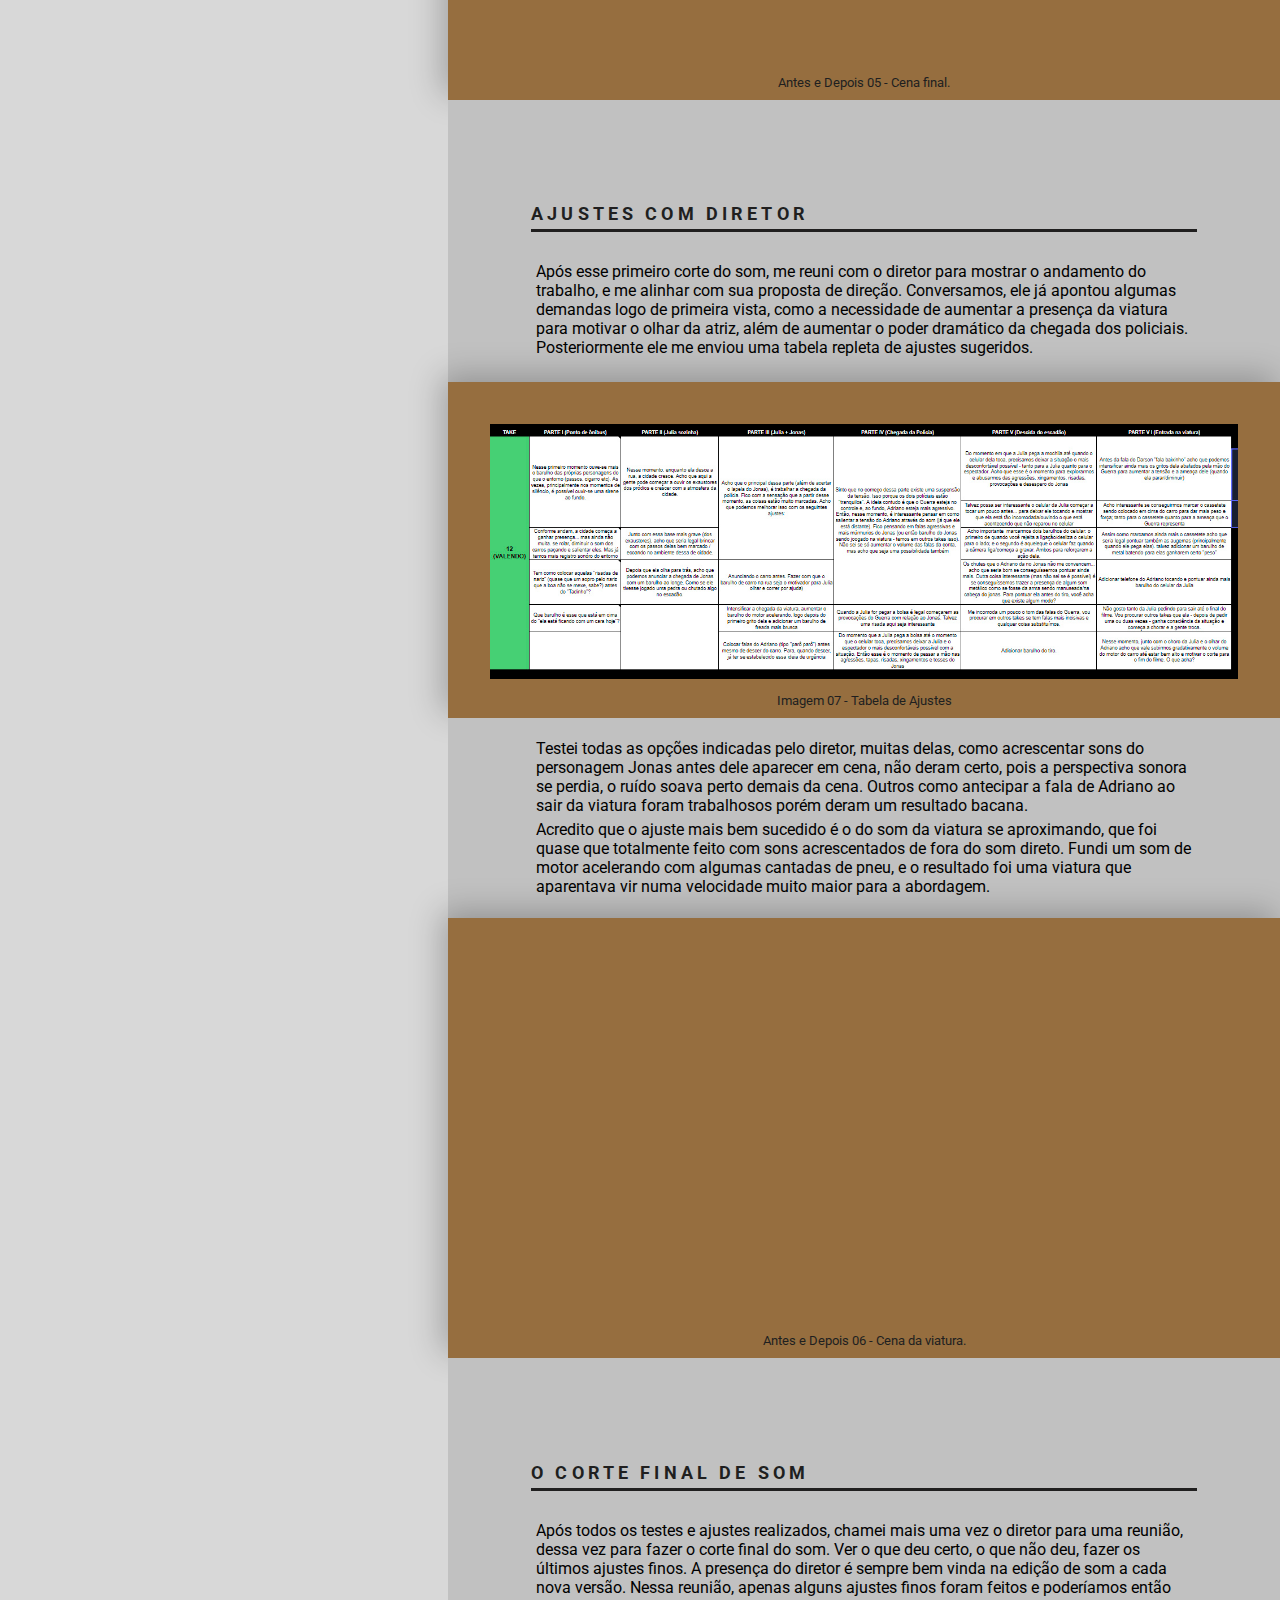
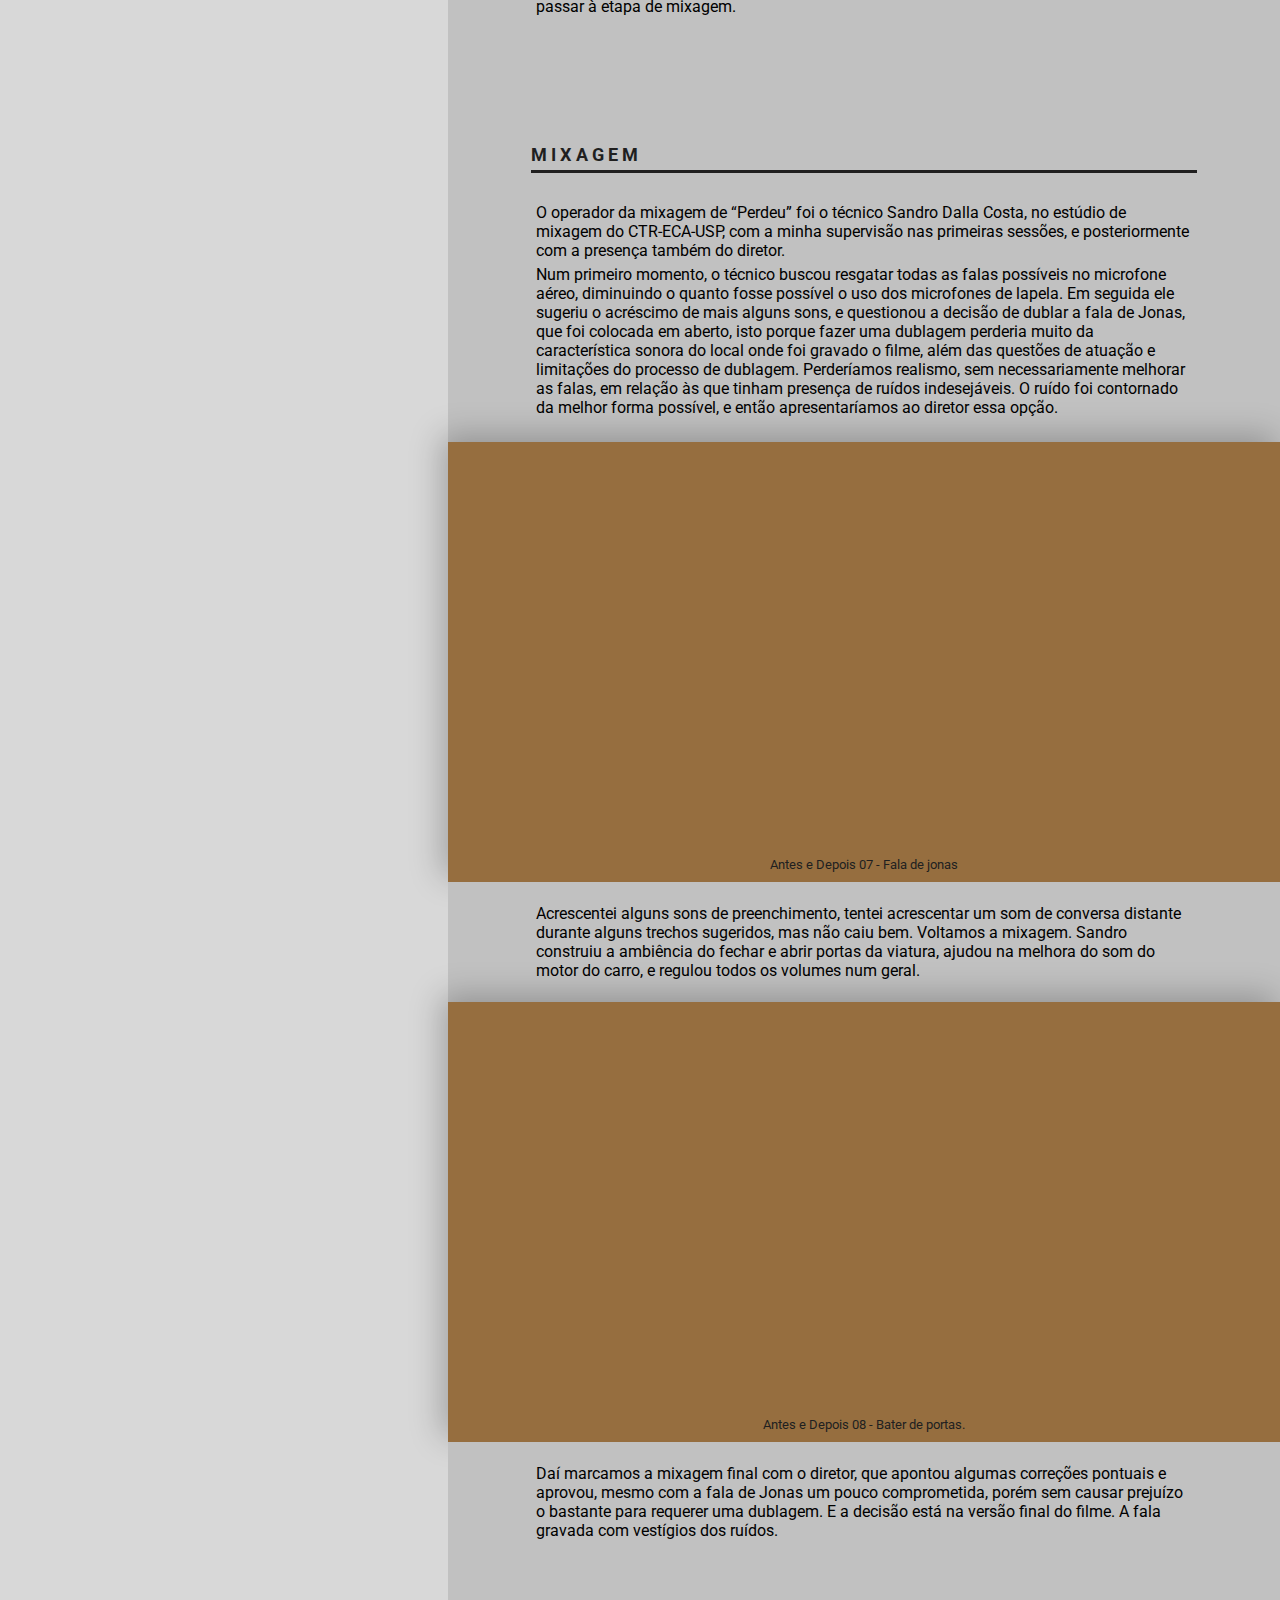
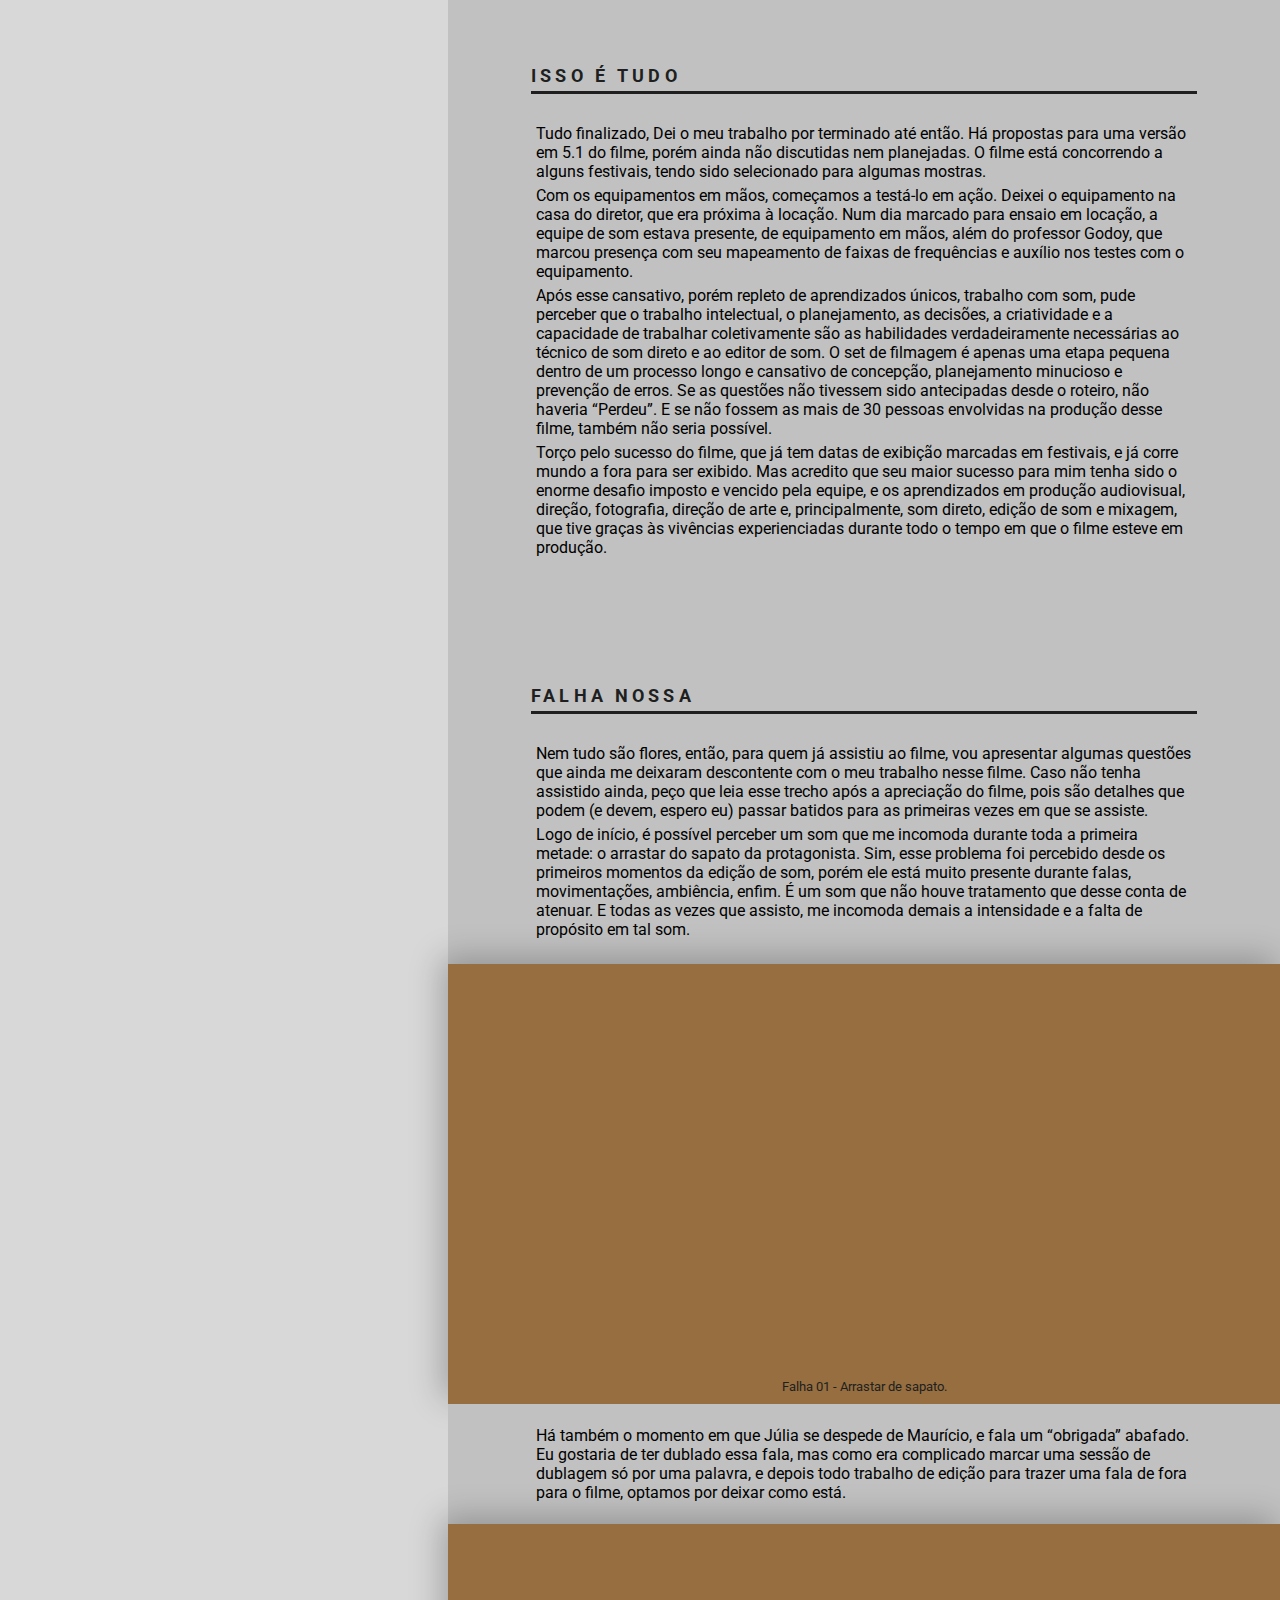
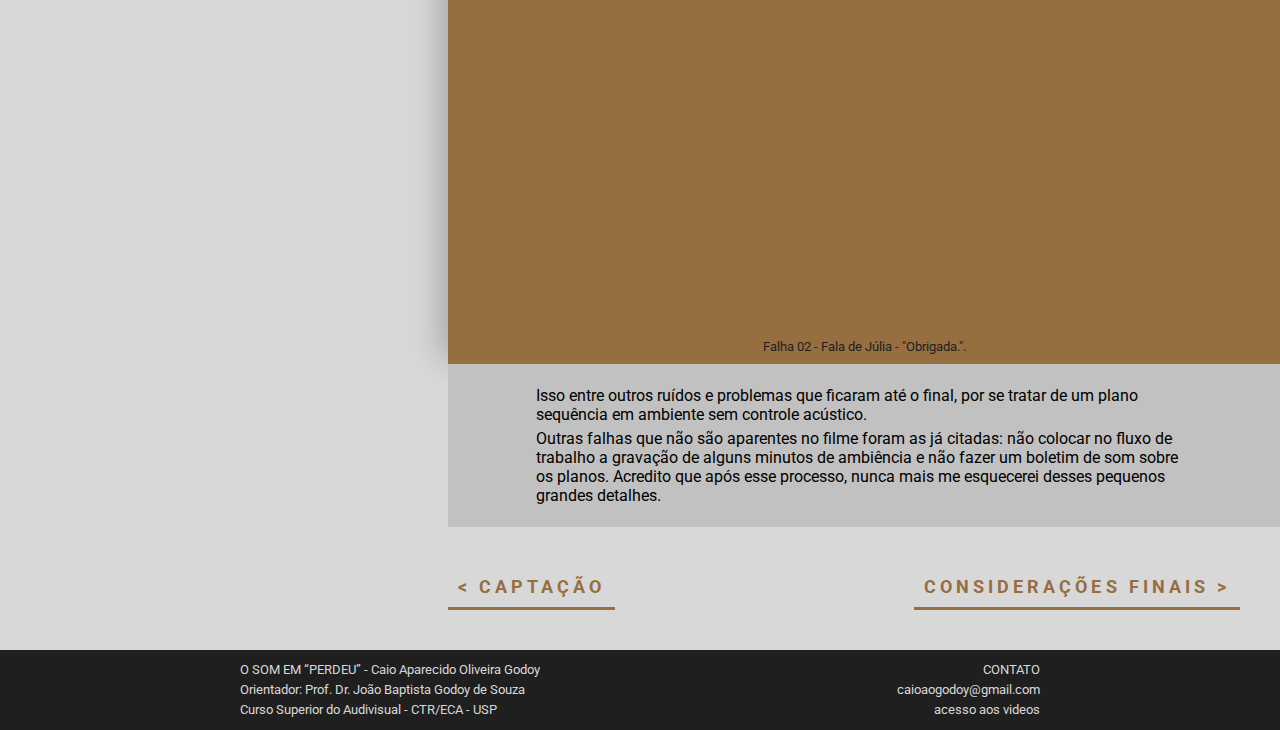
<file: assets/pages/pos-producao.html>
<!DOCTYPE html>
<html lang="pt">
<head>
    <meta charset="UTF-8">
    <meta name="viewport" content="width=device-width, initial-scale=1.0">
    <meta http-equiv="X-UA-Compatible" content="ie=edge">
    <title>O som em "perdeu" - Pós-produção</title>
    <link rel="stylesheet" href="../css/style.css">
    <link rel="stylesheet" href="../css/others.css">
    <link href="https://fonts.googleapis.com/css?family=Roboto" rel="stylesheet">

</head>
<body>
    <header>
        <nav class="menu">
            <h1><a href="../../index.html">O som em "perdeu"</a></h1>
            <div class="menu-nav">
                <ul>
                    <li><a href="pre-producao.html">PRÉ-PRODUÇÃO</a></li>
                    <li><a href="captacao.html">CAPTAÇÃO</a></li>
                    <li><a class="menu-atual" href="pos-producao.html">PÓS PRODUÇÃO</a></li>
                    <li><a href="consideracoes-finais.html">CONSIDERAÇÕES FINAIS</a></li>
                </ul>
            </div>
        </nav>
    </header>
    <aside class="menu-lateral">
            <h2>PÓS-PRODUÇÃO</h2>
            <ul>
                <li><a href="#take-valido">A escolha do take válido</a></li>
                <li><a href="#montagem">Montagem e edição do som direto</a></li>
                <li><a href="#sons">Sons acrescentados</a></li>
                <li><a href="#ajustes">‎Ajustes com diretor</a></li>
                <li><a href="#corte-final">‎O corte final de som</a></li>
                <li><a href="#mixagem">Mixagem</a></li>
                <li><a href="#tudo">Isso é tudo</a></li>
                <li><a href="#falha">Falha Nossa</a></li>
            </ul>
    </aside>
    <div class="container">
        <div class="content-others">
            <div class="title-others">
                <h2 class="title-1-others">Pós-produção</h2>
            </div>
            <article class="article-interno" id="take-valido">
                <div  class="subtitle-others">
                    <p>Rodamos! O filme estava captado. O material estava em mãos. Porém, não dava para saltar de felicidade. Tínhamos diversas questões a serem resolvidas na pós-produção. Havia espaços a serem preenchidos, sons a serem acrescentados, ruídos a serem cortados, correções a serem feitas. Havia mais de uma fala extremamente comprometida que já se cogitava dublagem. Muito trabalho a ser feito para que esse material captado fosse viável como som de um filme de ficção minimamente bem sonorizado. E foi assim que eu comecei a me preparar para a edição de som, enquanto aguardava as reuniões para a escolha do melhor take.</p>
                    <h3>A escolha do take válido</h3>
                </div>
                <p>Como o filme é constituído de um plano único, foi necessário que se definisse o melhor plano, o que mais representasse a ideia original e que tivesse o menor número de falhas.</p>
                <p>Foi marcada uma reunião com os cabeças de equipe onde os planos considerados válidos pelo diretor foram assistidos por todos. Eu sinalizei aqueles que considerava que estavam com o melhor som direto, e um deles foi o escolhido também pelo diretor e outros membros da equipe.</p>
                <p>O take escolhido trazia alguns problemas. uma fala do personagem Maurício no início não foi captada pelo microfone de lapela, nem foi possível ser coberta pelo microfone aéreo. Além do já citado problema com o personagem Jonas. Assumi essas questões como problemas para a edição de som e cogitei inclusive a possibilidade de dublagem.</p>
                <p>Aguardei então que me enviassem todos os arquivos necessários para que eu começasse o trabalho de edição.</p>
            </article>

            <article id="montagem">
                <div class="subtitle-others">
                    <h3>Montagem e edição do som direto</h3>
                </div>
                <p>De poder dos arquivos brutos de som e uma imagem guia. Escolhi fazer essa primeira edição utilizando o Adobe Audition, pois poderia trabalhar da minha casa, tendo assim mais tempo para trabalhar.</p>
                <p>Planejei a montagem do som em alguns passos:</p>
                <ul>
                    <li>Separar falas, ambiências e efeitos em pistas diferentes; </li>
                    <li>Recortar as falas dos lapelas, limpando assim ruídos indesejados;</li>
                    <li>Construir de forma natural a transição entre rua e viatura.</li>
                </ul>
            </article>
            <section class="media">
                    <img src="../img/audition.jpg" alt="audition">
                    <p>Imagem 06 - Print do Audition (Separar falas, ambiências e efeitos em pistas diferentes).</p>
                    <iframe src="https://player.vimeo.com/video/296136633" width="640" height="360" frameborder="0" webkitallowfullscreen mozallowfullscreen allowfullscreen></iframe>
                    <p>Antes e Depois 01 - Transição entre rua e viatura</p>
            </section>
            <article class="article-interno">
                <p>Acrescentei alguns sons de preenchimento, tentei acrescentar um som de conversa distante durante alguns trechos sugeridos, mas não caiu bem. Voltamos a mixagem. Sandro construiu a ambiência do fechar e abrir portas da viatura, ajudou na melhora do som do motor do carro, e regulou todos os volumes num geral.</p>
            </article>
            <section class="media">
                    <iframe src="https://player.vimeo.com/video/296136950" width="640" height="360" frameborder="0" webkitallowfullscreen mozallowfullscreen allowfullscreen></iframe>
                    <p>Antes e Depois 01 - Bater de Portas</p>
            </section>
            <article class="article-interno">
                <p>Havia outra fala muito comprometida, a abordagem de Jonas a Julia, que estava cheia de ruídos de atrito do microfone com o figurino. A solução a princípio era a dublagem. Porém essa decisão foi mudada futuramente, como direi no tópico sobre a mixagem.</p>
                <p>Procurei equalizar cortando graves abaixo de 120Hz nos diálogos, e cortando abaixo de 80Hz no som geral, evitando assim os ruídos mais incômodos. Não consegui processar mais efeitos no áudio, pois acabava destoando demais do realismo desejado.</p>
                <p>Para solucionar a questão da transição entre rua e viatura, recortei trechos de ambiência do próprio filme, em momentos que não haviam muitos ruídos fora da massa de som do ambiente. E através de transições trabalhosas utilizando fade in e fade out, preenchi esse espaço com som aproveitado de outro momento do próprio plano do filme (uma cobertura do ambiente fez falta nesse processo).</p>
            </article>

            <article id="sons">
                <div  class="subtitle-others">
                    <h3>‎Sons acrescentados</h3>
                </div>
                <p>O som direto na maioria dos casos não dá conta de todos os sons necessários para o filme. No caso do “Perdeu”, logo no roteiro foi possível notar a necessidade de acrescentar sons. Do mais óbvio som de tiro, toque de celular, golpes, até possíveis exaustores em momentos de silêncio, sons de trânsito, carros e motos passando, e todo os outros sons de preenchimento em momentos em que há vazio demais no som direto. Esses foram escolhidos de um acervo de sons que fui juntando de outros trabalhos, e mais alguns que encontrei na internet, de diversas formas.</p>
            </article>
        </div>
        <section class="media">
                <iframe src="https://player.vimeo.com/video/296137035" width="640" height="360" frameborder="0" webkitallowfullscreen mozallowfullscreen allowfullscreen></iframe>
                <p>Antes e Depois 03 - Celular tocando no carro.</p>
        </section>
        <article class="article-interno">
                <p>Procurei manter o realismo na cena, ainda que se perdesse um pouco do poder de, por exemplo, um tiro de maior calibre para aumentar a dramaticidade do tiro. Usei um tiro de uma arma de calibre semelhante à réplica utilizada na cena. O som dos golpes de Adriano em Jonas me fez testar diversas opções diferentes e nenhuma me deixou plenamente satisfeito, mas escolhi uma que passasse bem a ideia. E assim fui construindo os sons que estavam ausentes no som direto, mas que estavam presentes no roteiro ou na cena em si.</p>
        </article>
        <section class="media">
                <iframe src="https://player.vimeo.com/video/296136474" width="640" height="360" frameborder="0" webkitallowfullscreen mozallowfullscreen allowfullscreen></iframe>
                <p>Antes e Depois 04 - Cena do tiro, socos.</p>
        </section>
        <article class="article-interno">
            <p>Acrescentei ainda exaustores e sons de ar condicionado durante toda a sequência após a saída de Maurício. Nas cenas dentro do carro, precisei acrescentar sons de partida e de motor de carro, pois o som direto estava bastante sútil. Além disso, a pedido do diretor, o final deveria ter o som do carro acelerando de forma crescente, enquanto no som direto o carro diminuia a velocidade. Precisei então acrescentar um som mais forte de motor acelerando. </p>
        </article>
        <section class="media">
                <iframe src="" width="640" height="360" frameborder="0" webkitallowfullscreen mozallowfullscreen allowfullscreen></iframe>
                <p>Antes e Depois 05 - Cena final.</p>
        </section>

        <article id="ajustes" >
            <div  class="subtitle-others">
                <h3>‎‎‎Ajustes com diretor</h3>
            </div>
            <p>Após esse primeiro corte do som, me reuni com o diretor para mostrar o andamento do trabalho, e me alinhar com sua proposta de direção. Conversamos, ele já apontou algumas demandas logo de primeira vista, como a necessidade de aumentar a presença da viatura para motivar o olhar da atriz, além de aumentar o poder dramático da chegada dos policiais. Posteriormente ele me enviou uma tabela repleta de ajustes sugeridos.</p>
        </article>
        <section class="media">
                <img src="../img/forms.jpg" alt="audition">
                <p>Imagem 07 - Tabela de Ajustes</p>
        </section>
        <article class="article-interno">
            <p>Testei todas as opções indicadas pelo diretor, muitas delas, como acrescentar sons do personagem Jonas antes dele aparecer em cena, não deram certo, pois a perspectiva sonora se perdia, o ruído soava perto demais da cena. Outros como antecipar a fala de Adriano ao sair da viatura foram trabalhosos porém deram um resultado bacana.</p>
            <p>Acredito que o ajuste mais bem sucedido é o do som da viatura se aproximando, que foi quase que totalmente feito com sons acrescentados de fora do som direto. Fundi um som de motor acelerando com algumas cantadas de pneu, e o resultado foi uma viatura que aparentava vir numa velocidade muito maior para a abordagem.</p>
        </article>
        <section class="media">
                <iframe src="https://player.vimeo.com/video/296137191" width="640" height="360" frameborder="0" webkitallowfullscreen mozallowfullscreen allowfullscreen></iframe>
                <p>Antes e Depois 06 - Cena da viatura.</p>
        </section>

        <article id="corte-final">
            <div  class="subtitle-others">
                <h3>‎‎‎O corte final de som</h3>
            </div>
            <p>Após todos os testes e ajustes realizados, chamei mais uma vez o diretor para uma reunião, dessa vez para fazer o corte final do som. Ver o que deu certo, o que não deu, fazer os últimos ajustes finos. A presença do diretor é sempre bem vinda na edição de som a cada nova versão. Nessa reunião, apenas alguns ajustes finos foram feitos e poderíamos então passar à etapa de mixagem.</p>
        </article>

        <article id="mixagem">
            <div  class="subtitle-others">
                <h3>‎‎‎Mixagem</h3>
            </div>
            <p>O operador da mixagem de “Perdeu” foi o técnico Sandro Dalla Costa, no estúdio de mixagem do CTR-ECA-USP, com a minha supervisão nas primeiras sessões, e posteriormente com a presença também do diretor.</p>
            <p>Num primeiro momento, o técnico buscou resgatar todas as falas possíveis no microfone aéreo, diminuindo o quanto fosse possível o uso dos microfones de lapela. Em seguida ele sugeriu o acréscimo de mais alguns sons, e questionou a decisão de dublar a fala de Jonas, que foi colocada em aberto, isto porque fazer uma dublagem perderia muito da característica sonora do local onde foi gravado o filme, além das questões de atuação e limitações do processo de dublagem. Perderíamos realismo, sem necessariamente melhorar as falas, em relação às que tinham presença de ruídos indesejáveis. O ruído foi contornado da melhor forma possível, e então apresentaríamos ao diretor essa opção.</p>
        </article>
        <section class="media">
                <iframe src="https://player.vimeo.com/video/296136361" width="640" height="360" frameborder="0" webkitallowfullscreen mozallowfullscreen allowfullscreen></iframe>
                <p>Antes e Depois 07 - Fala de jonas</p>
        </section>
        <article class="article-interno">
            <p>Acrescentei alguns sons de preenchimento, tentei acrescentar um som de conversa distante durante alguns trechos sugeridos, mas não caiu bem. Voltamos a mixagem. Sandro construiu a ambiência do fechar e abrir portas da viatura, ajudou na melhora do som do motor do carro, e regulou todos os volumes num geral. </p>
        </article>
        <section class="media">
            <iframe src="https://player.vimeo.com/video/296136950" width="640" height="360" frameborder="0" webkitallowfullscreen mozallowfullscreen allowfullscreen></iframe>
            <p>Antes e Depois 08 - Bater de portas.</p>
        </section>
        <article class="article-interno">
            <p>Daí marcamos a mixagem final com o diretor, que apontou algumas correções pontuais e aprovou, mesmo com a fala de Jonas um pouco comprometida, porém sem causar prejuízo o bastante para requerer uma dublagem. E a decisão está na versão final do filme. A fala gravada com vestígios dos ruídos.</p>
        </article>

        <article id="tudo">
            <div  class="subtitle-others">
                <h3>‎‎‎Isso é tudo</h3>
            </div>
            <p>Tudo finalizado, Dei o meu trabalho por terminado até então. Há propostas para uma versão em 5.1 do filme, porém ainda não discutidas nem planejadas. O filme está concorrendo a alguns festivais, tendo sido selecionado para algumas mostras. </p>
            <p>Com os equipamentos em mãos, começamos a testá-lo em ação. Deixei o equipamento na casa do diretor, que era próxima à locação. Num dia marcado para ensaio em locação, a equipe de som estava presente, de equipamento em mãos, além do professor Godoy, que marcou presença com seu mapeamento de faixas de frequências e auxílio nos testes com o equipamento.</p>
            <p>Após esse cansativo, porém repleto de aprendizados únicos, trabalho com som, pude perceber que o trabalho intelectual, o planejamento, as decisões, a criatividade e a capacidade de trabalhar coletivamente são as habilidades verdadeiramente necessárias ao técnico de som direto e ao editor de som. O set de filmagem é apenas uma etapa pequena dentro de um processo longo e cansativo de concepção, planejamento minucioso e prevenção de erros. Se as questões não tivessem sido antecipadas desde o roteiro, não haveria “Perdeu”. E se não fossem as mais de 30 pessoas envolvidas na produção desse filme, também não seria possível. </p>
            <p>Torço pelo sucesso do filme, que já tem datas de exibição marcadas em festivais, e já corre mundo a fora para ser exibido. Mas acredito que seu maior sucesso para mim tenha sido o enorme desafio imposto e vencido pela equipe, e os aprendizados em produção audiovisual, direção, fotografia, direção de arte e, principalmente, som direto, edição de som e mixagem, que tive graças às vivências experienciadas durante todo o tempo em que o filme esteve em produção.</p>
        </article>

        <article id="falha">
            <div  class="subtitle-others">
                <h3>Falha Nossa</h3>
            </div>
            <p>Nem tudo são flores, então, para quem já assistiu ao filme, vou apresentar algumas questões que ainda me deixaram descontente com o meu trabalho nesse filme. Caso não tenha assistido ainda, peço que leia esse trecho após a apreciação do filme, pois são detalhes que podem (e devem, espero eu) passar batidos para as primeiras vezes em que se assiste.</p>
            <p>Logo de início, é possível perceber um som que me incomoda durante toda a primeira metade: o arrastar do sapato da protagonista. Sim, esse problema foi percebido desde os primeiros momentos da edição de som, porém ele está muito presente durante falas, movimentações, ambiência, enfim. É um som que não houve tratamento que desse conta de atenuar. E todas as vezes que assisto, me incomoda demais a intensidade e a falta de propósito em tal som.</p>
        </article>
        <section class="media">
            <iframe src="https://player.vimeo.com/video/296136919" width="640" height="360" frameborder="0" webkitallowfullscreen mozallowfullscreen allowfullscreen></iframe>
            <p>Falha 01 - Arrastar de sapato.</p>
        </section>
        <article class="article-interno">
            <p>Há também o momento em que Júlia se despede de Maurício, e fala um “obrigada” abafado. Eu gostaria de ter dublado essa fala, mas como era complicado marcar uma sessão de dublagem só por uma palavra, e depois todo trabalho de edição para trazer uma fala de fora para o filme, optamos por deixar como está. </p>
        </article>
        <section class="media">
            <iframe src="https://player.vimeo.com/video/296136458" width="640" height="360" frameborder="0" webkitallowfullscreen mozallowfullscreen allowfullscreen></iframe>
            <p>Falha 02 - Fala de Júlia - "Obrigada.".</p>
        </section>
        <article class="article-interno">
            <p>Isso entre outros ruídos e problemas que ficaram até o final, por se tratar de um plano sequência em ambiente sem controle acústico.</p>
            <p>Outras falhas que não são aparentes no filme foram as já citadas: não colocar no fluxo de trabalho a gravação de alguns minutos de ambiência e não fazer um boletim de som sobre os planos. Acredito que após esse processo, nunca mais me esquecerei desses pequenos grandes detalhes.</p>
        </article>
            <a class="link-previous" href="captacao.html"> < CAPTAÇÃO </a>
            <a class="link-next" href="consideracoes-finais.html">  CONSIDERAÇÕES FINAIS > </a>
    </div>    
    <footer>
        <div class="info">
                <div>
                    <ul class="info-tecnica">
                        <li>O SOM EM “PERDEU” - Caio Aparecido Oliveira Godoy</li>
                        <li>Orientador: Prof. Dr. João Baptista Godoy de Souza</li>
                        <li>Curso Superior do Audivisual - CTR/ECA - USP</li>
                    </ul>
                </div>
                <div>
                    <ul class="info-contato">
                        <li>CONTATO</li>
                        <li><a href="mailto:caioaogodoy@gmail.com">caioaogodoy@gmail.com</a></li>
                        <li><a href="">acesso aos videos</a></li>
                    </ul>
                </div>
            </nav>
    </footer>
</body>
</html>
</file>
<file: assets/css/style.css>
body{
    font-family: 'Roboto', sans-serif;
    margin: 0;
    padding: 0;
    background-color: #D8D8D8;
}

p{
    font-size: 1em;
}
.menu{
    position: fixed;
    left: 0%;
    right: 0%;
    top: 0%;
    bottom: 0%;
    width: 100%;
    height: 80px;
    background: #201F1F;
    display: flex;
    padding-left: 40px;
    align-items: center;
    justify-content: space-between;
}

.menu-nav{
    padding-right: 80px;
}

ul,ol li{
    list-style: none;
  }
  
.menu li{
    display: inline;
    list-style: none;
    padding-right: 20px;
    font-style: normal;
    line-height: normal;
    font-size: 1em;
    letter-spacing: 0.23em;
    text-transform: uppercase;
    text-align: center;
}

.menu a{
    text-decoration: none;
    color: #D8D8D8;
}

.menu  a:hover{
    color:#966E3F;
    font-weight: bold;
    font-weight: bold;
    font-size: 1em;
}

.menu-atual{
    color:#966E3F;
    font-weight: bold;
    font-weight: bold;
    font-size: 1.15em;
    padding-bottom: 5px;
    padding-left: 
    border-bottom: #D8D8D8 solid 3px;
}
.menu h1{
    font-style: normal;
    font-weight: bold;
    line-height: normal;
    font-size: 1.25em;
    letter-spacing: 0.23em;
    text-transform: uppercase;
    color: #D8D8D8;
    float: right;
}

#sobre{
    display: flex;
}

.sobre{
    flex: 7;
}

.img-side-left{
    flex: 5;
    left: 0px;
    margin-top: 80px;
    background: url(../img/perdeu-cartaz.png);
    background-repeat: no-repeat;
    background-size: contain;
}

.sinopse{
    background: #966E3F;
    font-size: 2em;
    letter-spacing: 0.23em;
    text-transform: uppercase;
    color: #201F1F;
    padding: 80px 20px 20px 40px;
    text-shadow: 5px 5px rgba(0, 0, 0, 0.3);
}


.about{
    background-color: #201F1F;
    display: flex;
}

.about-div{
    flex: 1;
    padding: 20px ;
}

.img-caio{
    flex: 1.5;
    background-image: url(../img/perfil-caio.png);
    background-size: cover;
    background-repeat: no-repeat;
}

.title-about{
    margin: 0;
    font-size: 3em;
    letter-spacing: 0.23em;
    text-transform: uppercase;
    color: #D8D8D8;
    text-shadow: 5px 5px rgba(255, 255, 255, 0.1);
}

.about-content{
    color: #966E3F;
    font-size: 1em;
}

.title{
    padding: 20px;
    background-image: url(../img/title.png);
    background-repeat: no-repeat;
    background-position: right;
    background-size: auto;
}

.title h2{
    font-family: Roboto;
    font-size: 3em;
    letter-spacing: 0.23em;
    text-transform: uppercase;
    color: #201F1F;
    margin: 0;
    text-shadow: 5px 5px rgba(0, 0, 0, 0.3);
}

.content-home{
    width:80%;
    margin-left: 20px;
    text-align: left;
}

.media-home{
    text-align: center;
    padding: 20px;
}

.media-home img{
    width: 100%;
}

.media-home p{
    font-family: Roboto;
    font-style: normal;
    font-weight: normal;
    line-height: normal;
    font-size: 0.8em;
    color: #201F1F;
    margin: 0;
}

.link-next{
    float: right;
    color: #966E3F;
    font-family: Roboto;
    font-style: normal;
    font-weight: bold;
    line-height: normal;
    font-size: 1.1em;
    letter-spacing: 0.23em;
    text-transform: uppercase;
    padding: 10px;
    border-bottom: 3px #966E3F solid;
    text-decoration: none;
    margin: 40px;
}

.link-next:hover{
    float: right;
    color: #201F1F;
    font-family: Roboto;
    font-style: normal;
    font-weight: bold;
    line-height: normal;
    font-size: 1.2em;
    letter-spacing: 0.23em;
    text-transform: uppercase;
    padding: 10px;
    border-bottom: 3px #201F1F solid;
    text-decoration: none;
    margin: 40px;
}

.link-previous{
    float: left;
    color: #966E3F;
    font-family: Roboto;
    font-style: normal;
    font-weight: bold;
    line-height: normal;
    font-size: 1.1em;
    letter-spacing: 0.23em;
    text-transform: uppercase;
    padding: 10px;
    border-bottom: 3px #966E3F solid;
    text-decoration: none;
    margin: 40px;
    margin-left: 0px;
}

.link-previous:hover{
    float: left;
    color: #201F1F;
    font-family: Roboto;
    font-style: normal;
    font-weight: bold;
    line-height: normal;
    font-size: 1.2em;
    letter-spacing: 0.23em;
    text-transform: uppercase;
    padding: 10px;
    border-bottom: 3px #201F1F solid;
    text-decoration: none;
    margin: 40px;
    margin-left: 0px;
}

.info{ 
    width: 100%;
    height: 80px;
    background: #201F1F;
    margin: 0;
    padding: 0;   
    display: flex;
    justify-items: center;
    justify-content: space-between;
}

.info li{
    font-family: Roboto;
    font-style: normal;
    font-weight: normal;
    line-height: 20px;
    font-size: 13px;
    color: #D8D8D8;
    margin: 0;
}

.info-tecnica{
    float: left;
    margin-left: 240px;
    padding: 0;
    margin-top: 10px;
    margin-bottom: 0;
}

.info-contato{
    float: right;
    margin-right: 240px;
    margin-top: 10px;
    margin-bottom: 0;
    text-align: right;
}

.info a{
    text-decoration: none;
    color: #D8D8D8;
}

.info  a:hover{
    color: #966E3F;
    font-weight: bold;
    font-weight: bold;
    font-size: 15px;
}


@media screen and (min-width: 2000px) {
    .title{
        padding: 20px;
        background-image: none;
    }
}

@media screen and (max-width: 992px) {
    .img-side-left{
        display: none;
    }
    p{
        font-size: 1em;
    }
    a{
        font-size: 2em;
    }
    .about{
        display: block;
    }
    .title{
        padding: 20px;
        background-image: none;
    }
    .content-home{
        width: 90%;
    }
    .menu li{
        display: none;
    }
    .info{
        display: none;
    }
    .about-content{
        font-size: 1em;
    }
    .media-home p{
        font-size:.7em;
    }
    .menu h1{
        font-size: .5em;
    }
}
</file>
<file: assets/css/others.css>
p{
    margin: 5px;
}
.container{
    margin: 0;
    margin-top: 80px;
    margin-left: 35%;
    width: 65%;
}

.menu-lateral{
    width: 30%;
    position: fixed;
    background-color: #966E3F;
    padding: 20px;
    margin-top: 20px;
}

.menu-lateral h2{
    font-family: Roboto;
    font-weight: bold;
    font-size: 1.1em;
    letter-spacing: 0.2em;
    text-transform: uppercase;
}

.menu-lateral ul{
    width: 90%;
}

.menu-lateral a{
    font-family: Roboto;
    font-style: normal;
    font-weight: bold;
    line-height: normal;
    font-size: .8em;
    letter-spacing: 0.2em;
    text-transform: uppercase;
    color: #D8D8D8; 
    text-decoration: none;
    line-height: 35px;
    padding-bottom: 5px;
    border-bottom: 2px #d8d8d8 solid;
}

.menu-lateral a:hover{
    font-size: .9em;
    color: #201F1F; 
    text-decoration: none;
    line-height: 35px;
    padding-bottom: 5px;
    border-bottom: 2px #201f1f solid;
}

.content-others{
    margin: 0;
    padding: 0;
    margin-top: 120px;
}

.title-others{
    padding: 20px;
    background-image: url(../img/title.png);
    background-repeat: no-repeat;
    background-position: right;
    background-size: auto;
}

.title-1-others{
    font-family: Roboto;
    margin-top: 20px;
    font-size: 48px;
    letter-spacing: 0.23em;
    text-transform: uppercase;
    color: #201F1F;
    margin: 0;
    text-shadow: 5px 5px rgba(0, 0, 0, 0.3);
}


.subtitle-others h3{
    color: #201F1F;
    font-family: Roboto;
    font-style: normal;
    font-weight: bold;
    line-height: normal;
    font-size: 18px;
    letter-spacing: 0.23em;
    text-transform: uppercase;
    border-bottom: 3px #201F1F solid;
    text-decoration: none;
    padding-bottom: 5px;
    margin: 0;
    padding-top: 20px;
    margin-bottom: 30px;
}

.subtitle-others p{
    margin-top: 20px;
    color: #201F1F;
    font-family: Roboto;
    font-style: normal;
    font-weight: bold;
    line-height: normal;
    font-size: 13px;
    letter-spacing: 0.1em;
    padding: 20px;
    background: #d8d8d8;
    margin: 5%;
}

article{
    margin: 0;
    padding: 10%;
    padding-bottom: 20px;
    background: #c1c1c1;
}

.article-interno{
    padding-top: 2%;
    padding-bottom: 2%;
}

.media{
    display: block;
    background: #966E3F;
    box-shadow: -6px -6px 30px rgba(0, 0, 0, 0.25);
    text-align: center;
}

.media img{
    width: 90%;
    padding: 5%;
    padding-bottom: 0;
}

.media p{
    margin: 0;
    font-family: Roboto;
    font-style: normal;
    font-weight: normal;
    line-height: normal;
    font-size: .8em;
    color: #201F1F;
    padding: 10px;
}

.media iframe{ 
    width: 90%;
    padding: 5%;
    padding-bottom: 0;

}

article li{
    list-style: square;
    padding-bottom: 10px;
}

@media screen and (min-width: 2000px) {
    .title-others{
        padding: 20px;
        background-image: none;
    }
}

@media screen and (max-width: 992px) {
    p{
        font-size: 1em;
    }
    
    .media p{
        font-size: .7em;
    }
    
    .menu li{
        display: none;
    }
    .title-others{
        padding: 20px;
        background-image: none;
    }
    .info{
        display: none;
    }
    .menu-lateral{
        display: none;
    }
    .container{
        margin: 0 auto;
        margin-top: 80px;
        width: 90%;
    }
}
</file>
